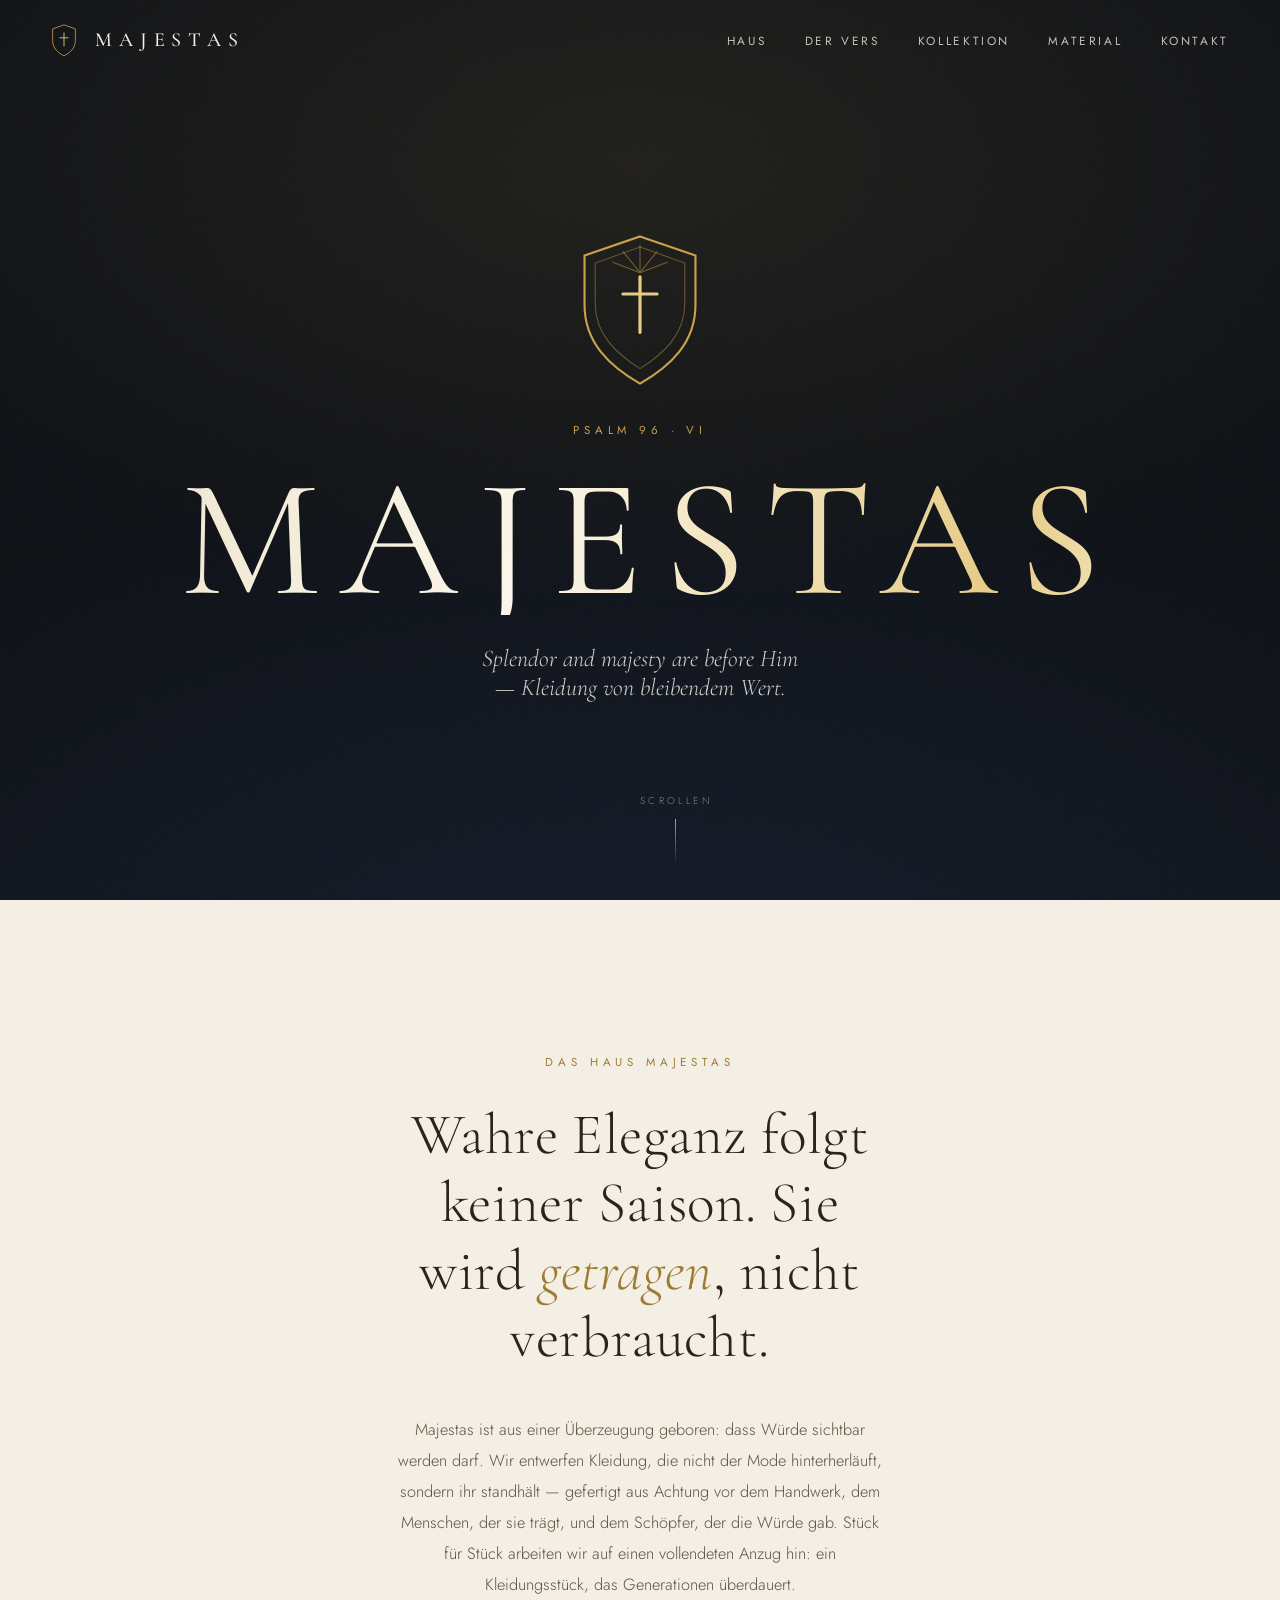
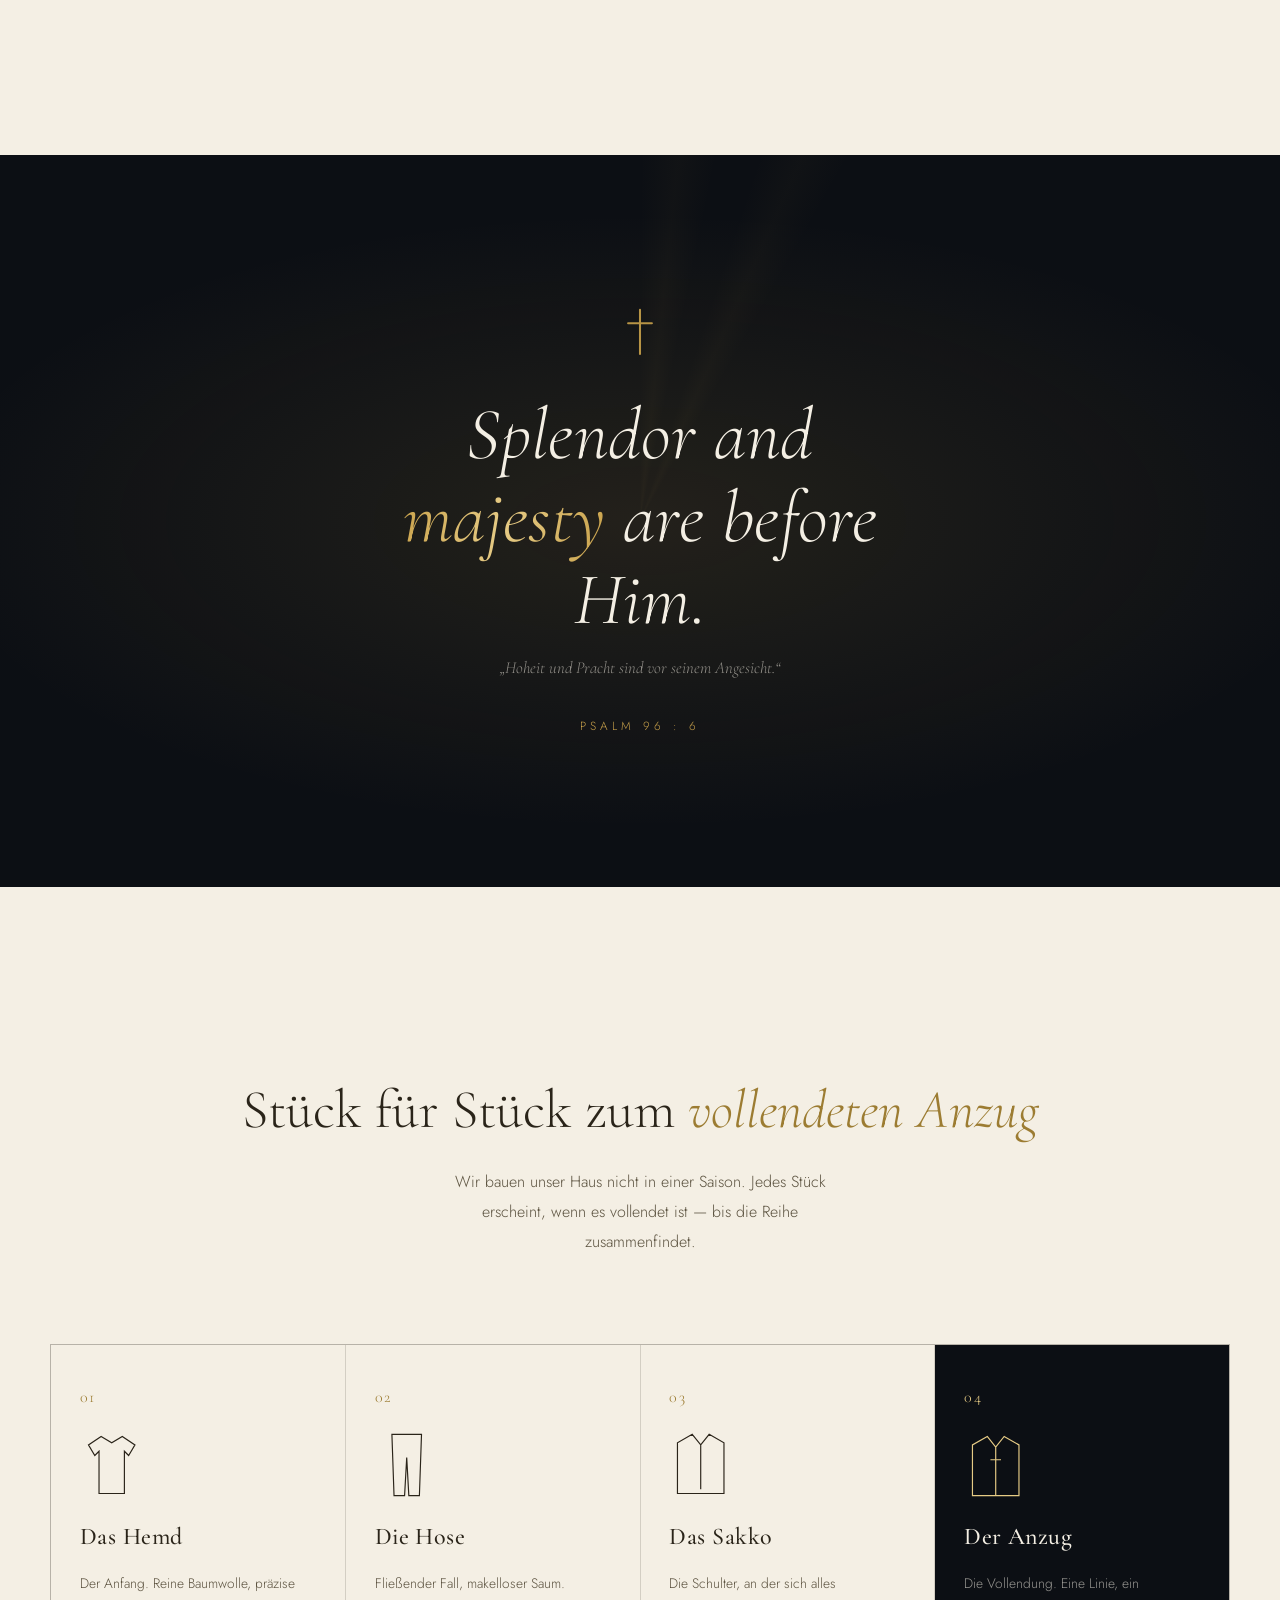
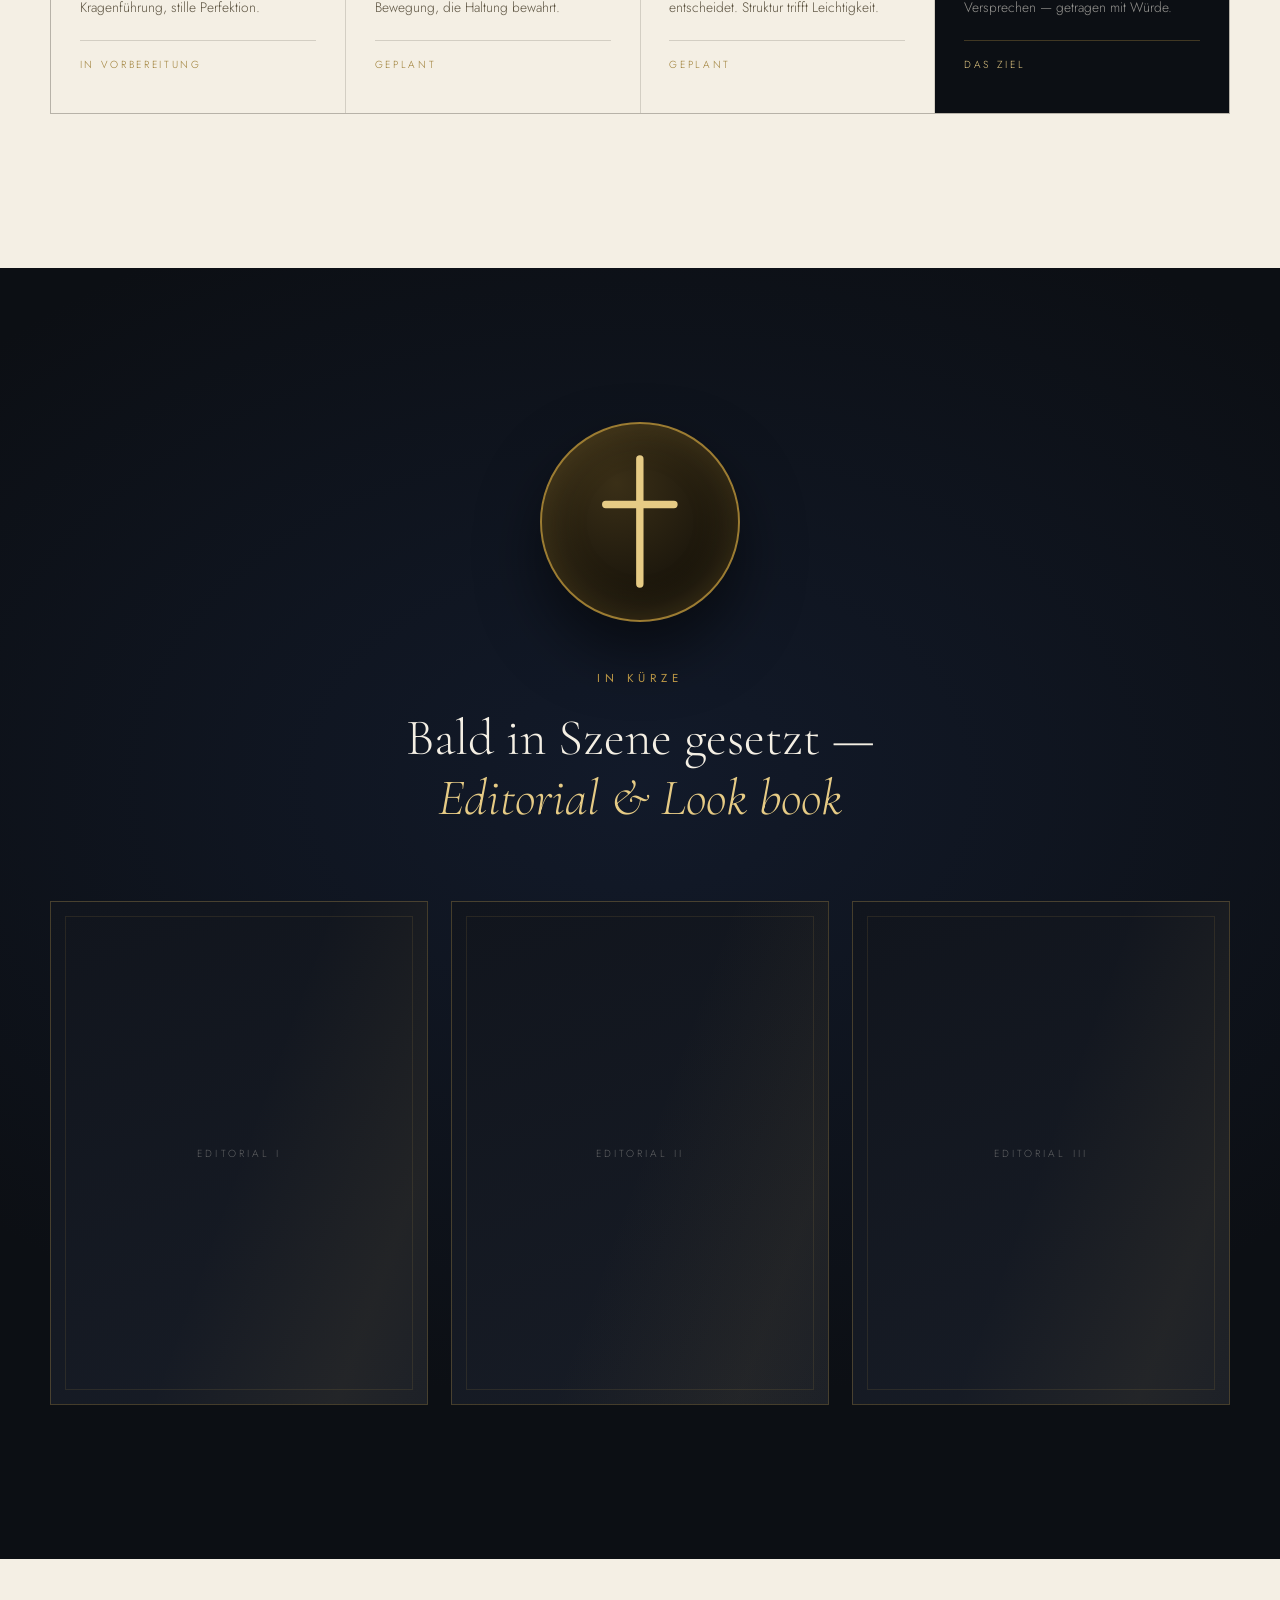
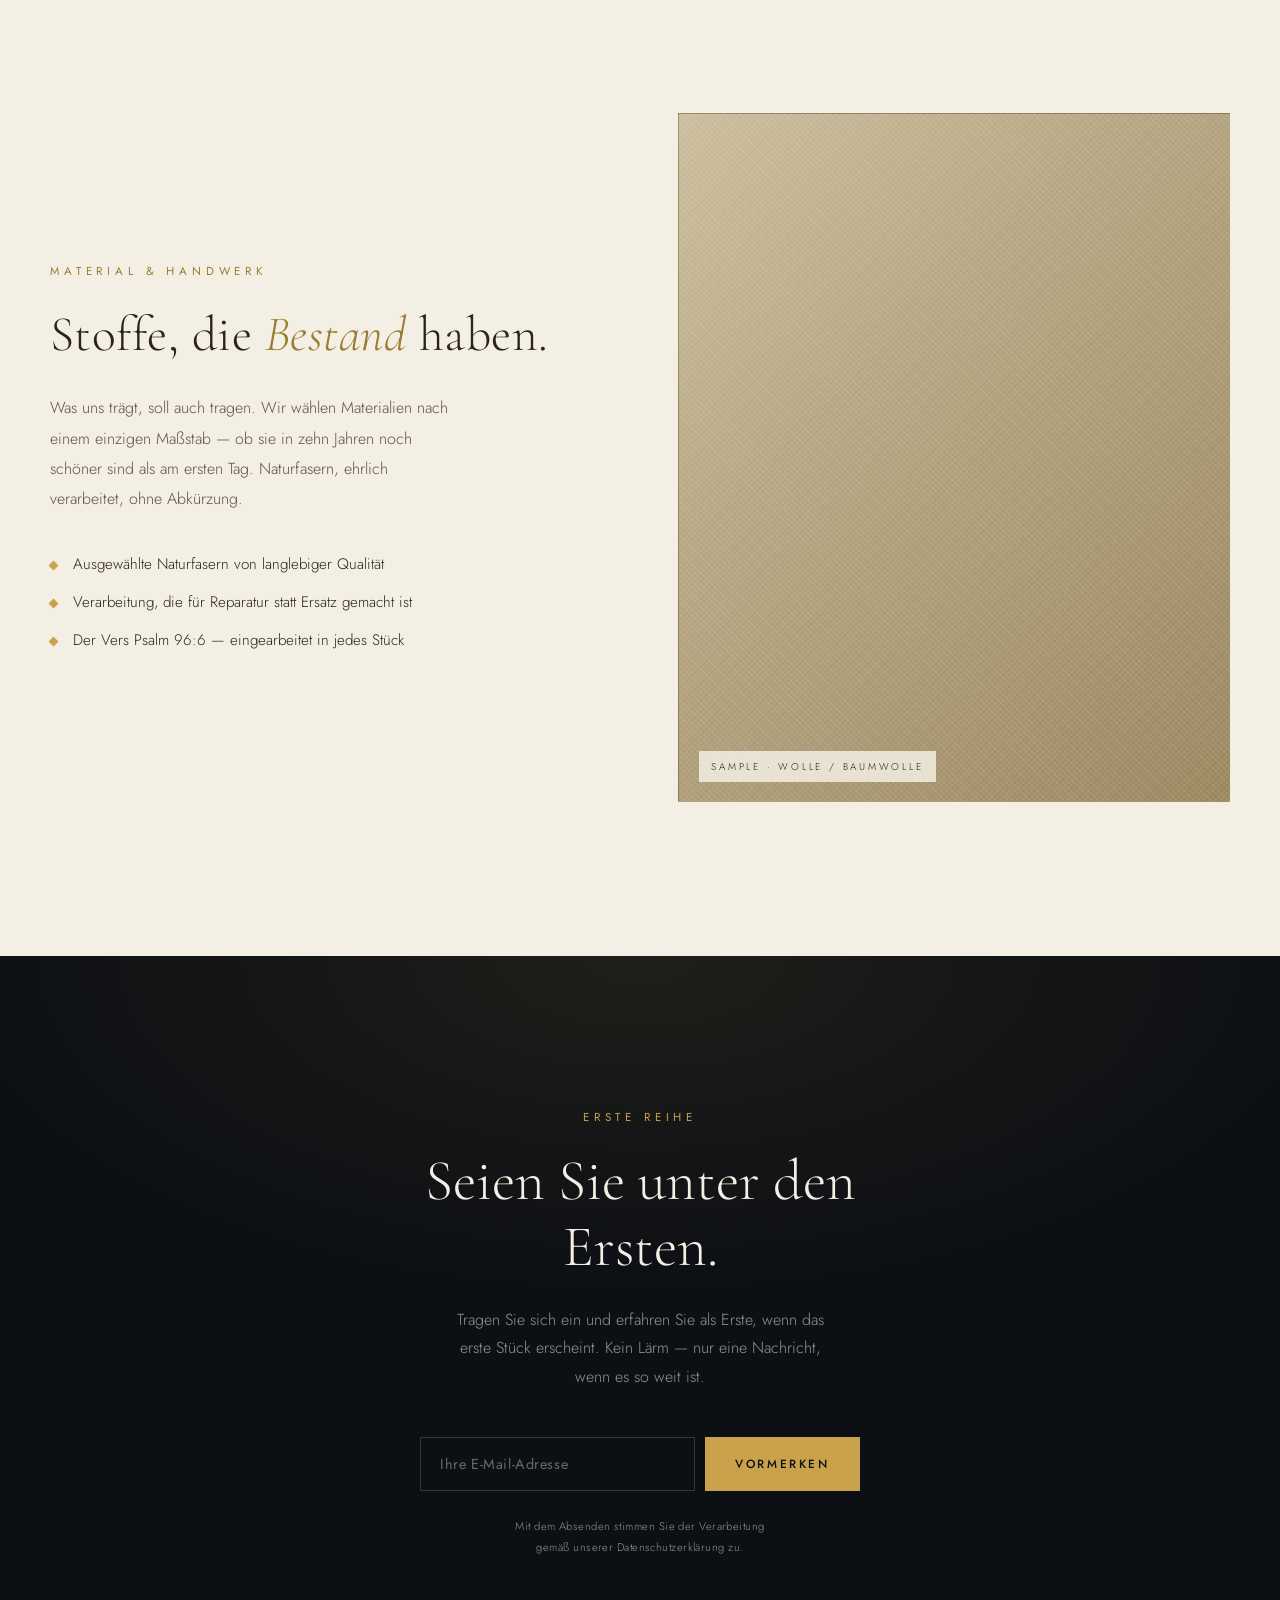
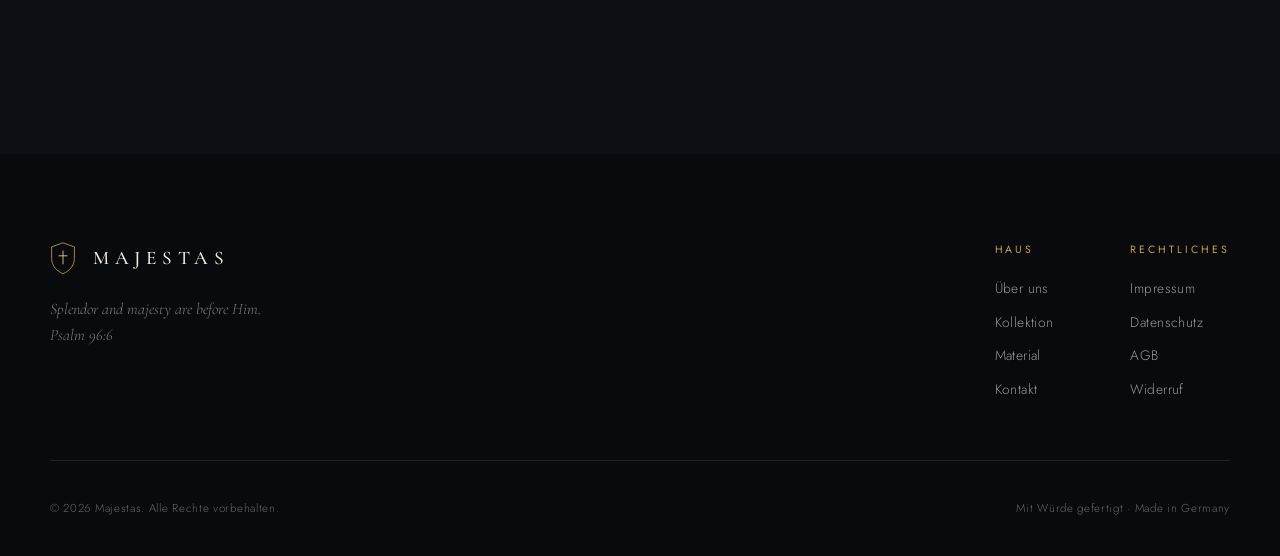
<file: index.html>
<!DOCTYPE html>
<html lang="de">
<head>
<meta charset="UTF-8" />
<meta name="viewport" content="width=device-width, initial-scale=1.0" />
<title>MAJESTAS — Splendor and Majesty</title>
<meta name="description" content="Majestas — christlich verwurzelte Mode von bleibendem Wert. Splendor and majesty are before Him. Psalm 96:6." />
<link rel="preconnect" href="https://fonts.googleapis.com" />
<link rel="preconnect" href="https://fonts.gstatic.com" crossorigin />
<link href="https://fonts.googleapis.com/css2?family=Cormorant+Garamond:ital,wght@0,300;0,400;0,500;0,600;1,300;1,400&family=Jost:wght@300;400;500&display=swap" rel="stylesheet" />
<style>
  :root{
    --obsidian:#0C0F14;
    --obsidian-2:#11151D;
    --ink:#171C26;
    --parchment:#F4EFE4;
    --linen:#EAE2D2;
    --espresso:#2A2419;
    --espresso-soft:#5C5340;
    --gold:#C9A24B;
    --gold-soft:#E6CB85;
    --gold-deep:#9C7C32;
    --navy:#1B2A4A;
    --line-on-dark:rgba(201,162,75,.28);
    --line-on-light:rgba(42,36,25,.16);

    --serif:'Cormorant Garamond',Georgia,serif;
    --sans:'Jost','Helvetica Neue',Arial,sans-serif;

    --ease:cubic-bezier(.16,.84,.34,1);
    --maxw:1180px;
  }

  *{margin:0;padding:0;box-sizing:border-box}
  html{scroll-behavior:smooth}
  body{
    background:var(--obsidian);
    color:var(--parchment);
    font-family:var(--sans);
    font-weight:300;
    -webkit-font-smoothing:antialiased;
    text-rendering:optimizeLegibility;
    overflow-x:hidden;
  }
  ::selection{background:var(--gold);color:var(--obsidian)}
  a{color:inherit;text-decoration:none}
  img,svg{display:block;max-width:100%}

  .eyebrow{
    font-family:var(--sans);
    font-weight:400;
    font-size:.72rem;
    letter-spacing:.42em;
    text-transform:uppercase;
    color:var(--gold);
  }

  /* ---------- LOADER ---------- */
  #loader{
    position:fixed;inset:0;z-index:1000;
    background:var(--obsidian);
    display:flex;align-items:center;justify-content:center;
    flex-direction:column;gap:1.4rem;
    transition:opacity 1s var(--ease),visibility 1s var(--ease);
  }
  #loader.done{opacity:0;visibility:hidden}
  #loader .mark{width:78px;opacity:0;transform:translateY(8px);animation:loadMark 1.1s var(--ease) .15s forwards}
  #loader .lbar{width:0;height:1px;background:linear-gradient(90deg,transparent,var(--gold),transparent);animation:loadBar 1.4s var(--ease) .5s forwards}
  @keyframes loadMark{to{opacity:1;transform:translateY(0)}}
  @keyframes loadBar{to{width:180px}}

  /* ---------- NAV ---------- */
  nav{
    position:fixed;top:0;left:0;right:0;z-index:200;
    display:flex;align-items:center;justify-content:space-between;
    padding:1.5rem clamp(1.2rem,4vw,3.2rem);
    transition:background .5s var(--ease),padding .5s var(--ease),border-color .5s var(--ease);
    border-bottom:1px solid transparent;
  }
  nav.scrolled{
    background:rgba(12,15,20,.72);
    backdrop-filter:blur(18px) saturate(120%);
    -webkit-backdrop-filter:blur(18px) saturate(120%);
    padding-top:1rem;padding-bottom:1rem;
    border-bottom:1px solid var(--line-on-dark);
  }
  .nav-brand{display:flex;align-items:center;gap:.7rem}
  .nav-brand svg{width:26px}
  .nav-brand .wm{
    font-family:var(--serif);font-weight:500;font-size:1.25rem;
    letter-spacing:.34em;padding-left:.34em;color:var(--parchment);
  }
  .nav-links{display:flex;gap:2.4rem;align-items:center}
  .nav-links a{
    font-size:.74rem;letter-spacing:.22em;text-transform:uppercase;
    font-weight:400;color:rgba(244,239,228,.78);
    position:relative;padding:.2rem 0;transition:color .3s ease;
  }
  .nav-links a::after{content:"";position:absolute;left:0;bottom:-3px;width:0;height:1px;background:var(--gold);transition:width .35s var(--ease)}
  .nav-links a:hover{color:var(--parchment)}
  .nav-links a:hover::after{width:100%}
  .nav-toggle{display:none;background:none;border:none;cursor:pointer;flex-direction:column;gap:5px;padding:.4rem}
  .nav-toggle span{display:block;width:24px;height:1.4px;background:var(--parchment);transition:.35s var(--ease)}

  /* ---------- HERO ---------- */
  .hero{
    position:relative;min-height:100svh;
    display:flex;flex-direction:column;align-items:center;justify-content:center;
    text-align:center;padding:7rem 1.5rem 5rem;
    background:
      radial-gradient(120% 90% at 50% 18%,rgba(201,162,75,.10),transparent 55%),
      radial-gradient(140% 120% at 50% 120%,rgba(27,42,74,.45),transparent 60%),
      var(--obsidian);
    overflow:hidden;
  }
  .hero .grain{position:absolute;inset:0;opacity:.05;pointer-events:none;
    background-image:url("data:image/svg+xml,%3Csvg xmlns='http://www.w3.org/2000/svg' width='160' height='160'%3E%3Cfilter id='n'%3E%3CfeTurbulence type='fractalNoise' baseFrequency='.9' numOctaves='2'/%3E%3C/filter%3E%3Crect width='100%25' height='100%25' filter='url(%23n)'/%3E%3C/svg%3E");}
  .hero .crest{width:clamp(78px,11vw,128px);margin-bottom:2rem;opacity:0;transform:translateY(14px);}
  .hero.in .crest{animation:rise 1.2s var(--ease) .1s forwards}
  .hero .verse-top{opacity:0;transform:translateY(14px);margin-bottom:1.6rem}
  .hero.in .verse-top{animation:rise 1.2s var(--ease) .35s forwards}

  .wordmark{
    font-family:var(--serif);font-weight:400;
    font-size:clamp(3.6rem,15vw,10.5rem);
    line-height:.9;letter-spacing:.12em;padding-left:.12em;
    background:linear-gradient(100deg,#EFE7D2 0%,#FBF6E9 18%,var(--gold-soft) 40%,#FFF8E7 52%,var(--gold-soft) 64%,#EFE7D2 100%);
    background-size:220% 100%;
    -webkit-background-clip:text;background-clip:text;
    -webkit-text-fill-color:transparent;color:transparent;
    opacity:0;
  }
  .hero.in .wordmark{animation:rise 1.4s var(--ease) .5s forwards,sheen 7s ease-in-out 2s infinite}
  @keyframes sheen{0%,100%{background-position:130% 0}50%{background-position:-30% 0}}

  .hero .tagline{
    font-family:var(--serif);font-style:italic;font-weight:300;
    font-size:clamp(1.05rem,2.4vw,1.5rem);
    color:rgba(244,239,228,.86);margin-top:1.8rem;max-width:34ch;
    opacity:0;transform:translateY(14px);
  }
  .hero.in .tagline{animation:rise 1.2s var(--ease) .85s forwards}
  .hero .scroll-cue{
    position:absolute;bottom:2.2rem;left:50%;transform:translateX(-50%);
    display:flex;flex-direction:column;align-items:center;gap:.7rem;opacity:0;
  }
  .hero.in .scroll-cue{animation:rise 1s var(--ease) 1.4s forwards}
  .scroll-cue span{font-size:.62rem;letter-spacing:.34em;text-transform:uppercase;color:rgba(244,239,228,.5)}
  .scroll-cue .ln{width:1px;height:46px;background:linear-gradient(var(--gold),transparent);position:relative;overflow:hidden}
  .scroll-cue .ln::after{content:"";position:absolute;top:-50%;left:0;width:100%;height:50%;background:var(--gold);animation:drip 2.4s var(--ease) infinite}
  @keyframes drip{0%{top:-50%}60%,100%{top:100%}}

  @keyframes rise{to{opacity:1;transform:translateY(0)}}

  /* ---------- SECTION SCAFFOLD ---------- */
  section{position:relative}
  .pad{padding:clamp(5.5rem,12vw,11rem) clamp(1.4rem,5vw,3rem)}
  .wrap{max-width:var(--maxw);margin:0 auto}
  .light{background:var(--parchment);color:var(--espresso)}
  .light .eyebrow{color:var(--gold-deep)}
  .dark{background:var(--obsidian)}

  .reveal{opacity:0;transform:translateY(34px);transition:opacity 1.1s var(--ease),transform 1.1s var(--ease)}
  .reveal.in{opacity:1;transform:none}
  .reveal.d1{transition-delay:.12s}.reveal.d2{transition-delay:.24s}.reveal.d3{transition-delay:.36s}

  /* ---------- MANIFESTO ---------- */
  .manifesto{text-align:center}
  .manifesto .eyebrow{display:block;margin-bottom:2rem}
  .manifesto h2{
    font-family:var(--serif);font-weight:300;
    font-size:clamp(1.9rem,5vw,3.6rem);line-height:1.18;letter-spacing:.01em;
    max-width:18ch;margin:0 auto;
  }
  .manifesto h2 em{font-style:italic;color:var(--gold-deep)}
  .manifesto p{
    max-width:54ch;margin:2.6rem auto 0;font-size:1.02rem;line-height:1.9;
    color:var(--espresso-soft);font-weight:300;
  }

  /* ---------- VERSE ---------- */
  .verse{
    text-align:center;position:relative;overflow:hidden;
    background:
      radial-gradient(80% 60% at 50% 50%,rgba(201,162,75,.12),transparent 70%),
      var(--obsidian);
  }
  .verse .rays{position:absolute;top:50%;left:50%;width:140vmax;height:140vmax;transform:translate(-50%,-50%);
    background:conic-gradient(from 0deg,transparent 0deg,rgba(201,162,75,.06) 6deg,transparent 12deg,transparent 18deg,rgba(201,162,75,.05) 24deg,transparent 30deg);
    opacity:.5;animation:spin 90s linear infinite;pointer-events:none}
  @keyframes spin{to{transform:translate(-50%,-50%) rotate(360deg)}}
  .verse .cross{width:34px;margin:0 auto 2.4rem;opacity:.9}
  .verse blockquote{
    font-family:var(--serif);font-weight:300;font-style:italic;
    font-size:clamp(2rem,6.5vw,4.6rem);line-height:1.12;letter-spacing:.005em;
    color:var(--parchment);max-width:16ch;margin:0 auto;position:relative;
  }
  .verse blockquote .gild{
    background:linear-gradient(100deg,var(--gold) ,var(--gold-soft),var(--gold));
    -webkit-background-clip:text;background-clip:text;-webkit-text-fill-color:transparent;
  }
  .verse cite{display:block;margin-top:2.4rem;font-family:var(--sans);font-style:normal;
    font-size:.74rem;letter-spacing:.34em;text-transform:uppercase;color:var(--gold)}
  .verse .de{margin-top:1rem;font-family:var(--serif);font-style:italic;font-size:1.05rem;color:rgba(244,239,228,.55)}

  /* ---------- VISION / COLLECTION ROADMAP ---------- */
  .vision .head{text-align:center;margin-bottom:clamp(3rem,7vw,5.5rem)}
  .vision .head .eyebrow{display:block;margin-bottom:1.4rem}
  .vision .head h2{font-family:var(--serif);font-weight:300;font-size:clamp(1.9rem,5vw,3.4rem);line-height:1.15}
  .vision .head h2 em{font-style:italic;color:var(--gold-deep)}
  .vision .head p{max-width:46ch;margin:1.6rem auto 0;color:var(--espresso-soft);line-height:1.85}

  .roadmap{display:grid;grid-template-columns:repeat(4,1fr);gap:1px;background:var(--line-on-light);
    border:1px solid var(--line-on-light)}
  .step{background:var(--parchment);padding:2.6rem 1.8rem;display:flex;flex-direction:column;gap:1.3rem;
    transition:background .5s var(--ease)}
  .step:hover{background:var(--linen)}
  .step .no{font-family:var(--serif);font-size:1rem;color:var(--gold-deep);letter-spacing:.1em}
  .step .ico{height:74px;display:flex;align-items:flex-end;color:var(--espresso)}
  .step .ico svg{height:100%;width:auto;stroke:var(--espresso);fill:none;stroke-width:1.1}
  .step h3{font-family:var(--serif);font-weight:500;font-size:1.5rem;letter-spacing:.02em}
  .step p{font-size:.86rem;line-height:1.7;color:var(--espresso-soft)}
  .step .state{margin-top:auto;font-size:.64rem;letter-spacing:.26em;text-transform:uppercase;
    color:var(--gold-deep);padding-top:1rem;border-top:1px solid var(--line-on-light)}
  .step.final{background:var(--obsidian);color:var(--parchment)}
  .step.final .no,.step.final .state{color:var(--gold-soft)}
  .step.final .ico{color:var(--gold-soft)}
  .step.final .ico svg{stroke:var(--gold-soft)}
  .step.final p{color:rgba(244,239,228,.6)}
  .step.final .state{border-top-color:var(--line-on-dark)}
  .step.final:hover{background:var(--obsidian-2)}

  /* ---------- SHOWCASE / 3D ---------- */
  .showcase{overflow:hidden;text-align:center;
    background:radial-gradient(120% 80% at 50% 40%,rgba(27,42,74,.4),transparent 60%),var(--obsidian)}
  .stage{perspective:1400px;margin:0 auto 3rem;width:200px;height:200px}
  .coin{
    width:100%;height:100%;position:relative;transform-style:preserve-3d;
    animation:rotate 16s linear infinite;
  }
  @keyframes rotate{to{transform:rotateY(360deg)}}
  .coin .face{
    position:absolute;inset:0;border-radius:50%;
    display:flex;align-items:center;justify-content:center;
    background:radial-gradient(circle at 38% 30%,#3a2f17,#16120a 70%);
    border:2px solid var(--gold-deep);
    box-shadow:inset 0 0 40px rgba(201,162,75,.25),0 30px 60px rgba(0,0,0,.5);
    backface-visibility:hidden;
  }
  .coin .back{transform:rotateY(180deg)}
  .coin .face svg{width:58%;color:var(--gold-soft)}
  .showcase .eyebrow{display:block;margin-bottom:1.4rem}
  .showcase h2{font-family:var(--serif);font-weight:300;font-size:clamp(1.8rem,5vw,3.2rem);line-height:1.18;max-width:20ch;margin:0 auto}
  .showcase h2 em{font-style:italic;color:var(--gold-soft)}
  .frames{display:grid;grid-template-columns:repeat(3,1fr);gap:1.4rem;margin-top:clamp(3rem,6vw,4.5rem)}
  .frame{aspect-ratio:3/4;border:1px solid var(--line-on-dark);position:relative;overflow:hidden;
    background:linear-gradient(160deg,var(--obsidian-2),var(--ink));display:flex;align-items:center;justify-content:center}
  .frame::before{content:"";position:absolute;inset:14px;border:1px solid rgba(201,162,75,.12)}
  .frame span{font-size:.64rem;letter-spacing:.3em;text-transform:uppercase;color:rgba(244,239,228,.34)}
  .frame .shimmer{position:absolute;inset:0;background:linear-gradient(110deg,transparent 30%,rgba(201,162,75,.07) 50%,transparent 70%);
    background-size:200% 100%;animation:shimmer 5s ease-in-out infinite}
  @keyframes shimmer{0%,100%{background-position:130% 0}50%{background-position:-30% 0}}

  /* ---------- MATERIALS ---------- */
  .materials{display:grid;grid-template-columns:1fr 1fr;gap:clamp(2.5rem,6vw,6rem);align-items:center}
  .materials .copy .eyebrow{display:block;margin-bottom:1.6rem}
  .materials h2{font-family:var(--serif);font-weight:300;font-size:clamp(1.8rem,4.4vw,3.1rem);line-height:1.2;letter-spacing:.01em}
  .materials h2 em{font-style:italic;color:var(--gold-deep)}
  .materials p{margin-top:1.8rem;line-height:1.9;color:var(--espresso-soft);max-width:46ch}
  .materials .pledge{margin-top:2.4rem;list-style:none;display:flex;flex-direction:column;gap:1rem}
  .materials .pledge li{display:flex;gap:1rem;align-items:baseline;font-size:.95rem;color:var(--espresso)}
  .materials .pledge li::before{content:"";width:7px;height:7px;flex:0 0 auto;margin-top:.4rem;
    background:var(--gold);transform:rotate(45deg)}
  .materials .swatch{aspect-ratio:4/5;position:relative;border:1px solid var(--line-on-light);overflow:hidden;
    background:
      linear-gradient(135deg,#cdbf9f,#b7a784 40%,#9d8b64);
  }
  .materials .swatch::after{content:"";position:absolute;inset:0;opacity:.5;mix-blend-mode:overlay;
    background-image:repeating-linear-gradient(45deg,rgba(255,255,255,.18) 0 1px,transparent 1px 4px),
    repeating-linear-gradient(-45deg,rgba(0,0,0,.12) 0 1px,transparent 1px 4px)}
  .materials .swatch .tag{position:absolute;bottom:1.2rem;left:1.2rem;z-index:2;font-size:.62rem;
    letter-spacing:.28em;text-transform:uppercase;color:var(--espresso);background:rgba(244,239,228,.85);padding:.5rem .8rem}

  /* ---------- NEWSLETTER ---------- */
  .signup{text-align:center;
    background:radial-gradient(90% 70% at 50% 0%,rgba(201,162,75,.10),transparent 60%),var(--obsidian)}
  .signup .eyebrow{display:block;margin-bottom:1.4rem}
  .signup h2{font-family:var(--serif);font-weight:300;font-size:clamp(2rem,5.5vw,3.6rem);line-height:1.15;max-width:18ch;margin:0 auto}
  .signup p{max-width:44ch;margin:1.6rem auto 0;color:rgba(244,239,228,.6);line-height:1.8}
  .form{display:flex;gap:.6rem;max-width:440px;margin:2.8rem auto 0;flex-wrap:wrap;justify-content:center}
  .form input{flex:1;min-width:220px;background:transparent;border:1px solid var(--line-on-dark);
    color:var(--parchment);padding:1rem 1.2rem;font-family:var(--sans);font-size:.9rem;letter-spacing:.04em;
    transition:border-color .3s ease}
  .form input::placeholder{color:rgba(244,239,228,.4)}
  .form input:focus{outline:none;border-color:var(--gold)}
  .btn{background:var(--gold);color:var(--obsidian);border:none;cursor:pointer;
    padding:1rem 1.9rem;font-family:var(--sans);font-weight:500;font-size:.74rem;letter-spacing:.22em;
    text-transform:uppercase;transition:background .3s ease,transform .3s var(--ease)}
  .btn:hover{background:var(--gold-soft);transform:translateY(-2px)}
  .form-note{margin-top:1.2rem;font-size:.7rem;letter-spacing:.04em;color:rgba(244,239,228,.4)}
  #formMsg{margin-top:1.2rem;font-family:var(--serif);font-style:italic;font-size:1.1rem;color:var(--gold-soft);min-height:1.4em}

  /* ---------- FOOTER ---------- */
  footer{background:#080A0E;color:rgba(244,239,228,.7);padding:clamp(3.5rem,7vw,5.5rem) clamp(1.4rem,5vw,3rem) 2.5rem}
  .foot-top{display:flex;justify-content:space-between;gap:3rem;flex-wrap:wrap;
    padding-bottom:3rem;border-bottom:1px solid rgba(201,162,75,.16)}
  .foot-brand{max-width:320px}
  .foot-brand .fmark{display:flex;align-items:center;gap:.7rem;margin-bottom:1.4rem}
  .foot-brand .fmark svg{width:26px}
  .foot-brand .fmark .wm{font-family:var(--serif);font-weight:500;font-size:1.2rem;letter-spacing:.3em;padding-left:.3em;color:var(--parchment)}
  .foot-brand p{font-family:var(--serif);font-style:italic;font-size:1rem;color:rgba(244,239,228,.5);line-height:1.6}
  .foot-cols{display:flex;gap:clamp(2.5rem,6vw,5rem);flex-wrap:wrap}
  .foot-col h4{font-size:.66rem;letter-spacing:.28em;text-transform:uppercase;color:var(--gold);margin-bottom:1.3rem;font-weight:400}
  .foot-col a{display:block;font-size:.86rem;color:rgba(244,239,228,.62);margin-bottom:.85rem;letter-spacing:.03em;transition:color .3s ease}
  .foot-col a:hover{color:var(--parchment)}
  .foot-bottom{display:flex;justify-content:space-between;gap:1rem;flex-wrap:wrap;padding-top:2.4rem;
    font-size:.72rem;letter-spacing:.06em;color:rgba(244,239,228,.4)}

  /* ---------- RESPONSIVE ---------- */
  @media(max-width:880px){
    .materials{grid-template-columns:1fr}
    .roadmap{grid-template-columns:repeat(2,1fr)}
    .frames{grid-template-columns:1fr;max-width:420px;margin-left:auto;margin-right:auto}
    .nav-links{position:fixed;inset:0;background:rgba(12,15,20,.97);backdrop-filter:blur(20px);
      flex-direction:column;justify-content:center;gap:2.4rem;transform:translateY(-100%);
      transition:transform .6s var(--ease);z-index:150}
    .nav-links.open{transform:translateY(0)}
    .nav-links a{font-size:1rem}
    .nav-toggle{display:flex;z-index:160}
    nav.menu-open .nav-toggle span:nth-child(1){transform:translateY(6.4px) rotate(45deg)}
    nav.menu-open .nav-toggle span:nth-child(2){opacity:0}
    nav.menu-open .nav-toggle span:nth-child(3){transform:translateY(-6.4px) rotate(-45deg)}
  }
  @media(max-width:540px){
    .roadmap{grid-template-columns:1fr}
  }

  @media(prefers-reduced-motion:reduce){
    *{animation:none!important;transition-duration:.001ms!important}
    html{scroll-behavior:auto}
    .reveal{opacity:1;transform:none}
    .hero .crest,.hero .verse-top,.hero .wordmark,.hero .tagline,.hero .scroll-cue{opacity:1;transform:none}
  }
</style>
</head>
<body>

<!-- LOADER -->
<div id="loader">
  <svg class="mark" viewBox="0 0 64 80" fill="none" xmlns="http://www.w3.org/2000/svg">
    <path d="M32 2 L60 12 V40 C60 60 46 72 32 78 C18 72 4 60 4 40 V12 Z" stroke="#C9A24B" stroke-width="1.5"/>
    <path d="M32 20 V52 M22 32 H42" stroke="#E6CB85" stroke-width="1.8" stroke-linecap="round"/>
    <path d="M32 14 l2.5 5 5 .7-3.6 3.5.9 5L32 31l-4.8 2.2.9-5L24.5 24.7l5-.7Z" fill="#C9A24B" opacity=".0"/>
  </svg>
  <div class="lbar"></div>
</div>

<!-- NAV -->
<nav id="nav">
  <a href="#top" class="nav-brand" aria-label="Majestas Startseite">
    <svg viewBox="0 0 64 80" fill="none" xmlns="http://www.w3.org/2000/svg">
      <path d="M32 2 L60 12 V40 C60 60 46 72 32 78 C18 72 4 60 4 40 V12 Z" stroke="#C9A24B" stroke-width="2"/>
      <path d="M32 22 V54 M22 34 H42" stroke="#E6CB85" stroke-width="2.2" stroke-linecap="round"/>
    </svg>
    <span class="wm">MAJESTAS</span>
  </a>
  <button class="nav-toggle" id="navToggle" aria-label="Menü öffnen"><span></span><span></span><span></span></button>
  <div class="nav-links" id="navLinks">
    <a href="#manifest">Haus</a>
    <a href="#vers">Der Vers</a>
    <a href="#kollektion">Kollektion</a>
    <a href="#material">Material</a>
    <a href="#kontakt">Kontakt</a>
  </div>
</nav>

<!-- HERO -->
<header class="hero" id="top">
  <div class="grain"></div>
  <svg class="crest" viewBox="0 0 120 150" fill="none" xmlns="http://www.w3.org/2000/svg">
    <!-- radiant -->
    <g stroke="#C9A24B" stroke-width="1" opacity=".5">
      <line x1="60" y1="40" x2="60" y2="14"/><line x1="60" y1="40" x2="44" y2="20"/><line x1="60" y1="40" x2="76" y2="20"/>
      <line x1="60" y1="40" x2="34" y2="30"/><line x1="60" y1="40" x2="86" y2="30"/>
    </g>
    <path d="M60 6 L112 24 V70 C112 106 88 128 60 144 C32 128 8 106 8 70 V24 Z" stroke="#C9A24B" stroke-width="2"/>
    <path d="M60 16 L102 31 V69 C102 98 82 116 60 130 C38 116 18 98 18 69 V31 Z" stroke="#C9A24B" stroke-width="1" opacity=".45"/>
    <path d="M60 44 V96 M44 60 H76" stroke="#E6CB85" stroke-width="3" stroke-linecap="round"/>
  </svg>
  <p class="eyebrow verse-top">Psalm 96&nbsp;·&nbsp;VI</p>
  <h1 class="wordmark">MAJESTAS</h1>
  <p class="tagline">Splendor and majesty are before Him — Kleidung von bleibendem Wert.</p>
  <a href="#manifest" class="scroll-cue"><span>Scrollen</span><span class="ln"></span></a>
</header>

<!-- MANIFESTO -->
<section class="pad light manifesto" id="manifest">
  <div class="wrap">
    <span class="eyebrow reveal">Das Haus Majestas</span>
    <h2 class="reveal d1">Wahre Eleganz folgt keiner Saison. Sie wird <em>getragen</em>, nicht verbraucht.</h2>
    <p class="reveal d2">Majestas ist aus einer Überzeugung geboren: dass Würde sichtbar werden darf. Wir entwerfen Kleidung, die nicht der Mode hinterherläuft, sondern ihr standhält — gefertigt aus Achtung vor dem Handwerk, dem Menschen, der sie trägt, und dem Schöpfer, der die Würde gab. Stück für Stück arbeiten wir auf einen vollendeten Anzug hin: ein Kleidungsstück, das Generationen überdauert.</p>
  </div>
</section>

<!-- VERSE -->
<section class="pad dark verse">
  <div class="rays"></div>
  <div class="wrap" style="position:relative;z-index:2">
    <svg class="cross reveal" viewBox="0 0 40 56" fill="none" xmlns="http://www.w3.org/2000/svg">
      <path d="M20 2 V54 M6 18 H34" stroke="#C9A24B" stroke-width="2.4" stroke-linecap="round"/>
    </svg>
    <blockquote class="reveal d1">Splendor and <span class="gild">majesty</span> are before Him.</blockquote>
    <p class="de reveal d2">„Hoheit und Pracht sind vor seinem Angesicht.“</p>
    <cite class="reveal d2">Psalm 96 : 6</cite>
  </div>
</section>

<!-- VISION / ROADMAP -->
<section class="pad light vision" id="kollektion">
  <div class="wrap">
    <div class="head">
      <span class="eyebrow reveal">Die Kollektion</span>
      <h2 class="reveal d1">Stück für Stück zum <em>vollendeten Anzug</em></h2>
      <p class="reveal d2">Wir bauen unser Haus nicht in einer Saison. Jedes Stück erscheint, wenn es vollendet ist — bis die Reihe zusammenfindet.</p>
    </div>
    <div class="roadmap reveal d1">
      <div class="step">
        <span class="no">01</span>
        <div class="ico"><svg viewBox="0 0 60 70"><path d="M20 8 L30 14 L40 8 L52 16 L46 26 L42 22 V62 H18 V22 L14 26 L8 16 Z"/></svg></div>
        <h3>Das Hemd</h3>
        <p>Der Anfang. Reine Baumwolle, präzise Kragenführung, stille Perfektion.</p>
        <span class="state">In Vorbereitung</span>
      </div>
      <div class="step">
        <span class="no">02</span>
        <div class="ico"><svg viewBox="0 0 60 70"><path d="M16 6 H44 L42 64 H32 L30 28 L28 64 H18 Z"/></svg></div>
        <h3>Die Hose</h3>
        <p>Fließender Fall, makelloser Saum. Bewegung, die Haltung bewahrt.</p>
        <span class="state">Geplant</span>
      </div>
      <div class="step">
        <span class="no">03</span>
        <div class="ico"><svg viewBox="0 0 60 70"><path d="M22 6 L30 16 L38 6 L52 14 V62 H8 V14 Z M30 16 V58"/></svg></div>
        <h3>Das Sakko</h3>
        <p>Die Schulter, an der sich alles entscheidet. Struktur trifft Leichtigkeit.</p>
        <span class="state">Geplant</span>
      </div>
      <div class="step final">
        <span class="no">04</span>
        <div class="ico"><svg viewBox="0 0 60 70"><path d="M22 8 L30 18 L38 8 L52 16 V64 H8 V16 Z M30 18 V64 M25 30 H35"/></svg></div>
        <h3>Der Anzug</h3>
        <p>Die Vollendung. Eine Linie, ein Versprechen — getragen mit Würde.</p>
        <span class="state">Das Ziel</span>
      </div>
    </div>
  </div>
</section>

<!-- SHOWCASE / 3D -->
<section class="pad dark showcase">
  <div class="wrap">
    <div class="stage reveal">
      <div class="coin">
        <div class="face front"><svg viewBox="0 0 40 56" fill="none"><path d="M20 6 V50 M8 22 H32" stroke="currentColor" stroke-width="2.6" stroke-linecap="round"/></svg></div>
        <div class="face back"><svg viewBox="0 0 64 80" fill="none"><path d="M32 6 L58 18 V44 C58 60 46 70 32 76 C18 70 6 60 6 44 V18 Z" stroke="currentColor" stroke-width="2"/></svg></div>
      </div>
    </div>
    <span class="eyebrow reveal d1">In Kürze</span>
    <h2 class="reveal d1">Bald in Szene gesetzt — <em>Editorial &amp; Look&nbsp;book</em></h2>
    <div class="frames">
      <div class="frame reveal d1"><div class="shimmer"></div><span>Editorial I</span></div>
      <div class="frame reveal d2"><div class="shimmer"></div><span>Editorial II</span></div>
      <div class="frame reveal d3"><div class="shimmer"></div><span>Editorial III</span></div>
    </div>
  </div>
</section>

<!-- MATERIALS -->
<section class="pad light" id="material">
  <div class="wrap materials">
    <div class="copy">
      <span class="eyebrow reveal">Material &amp; Handwerk</span>
      <h2 class="reveal d1">Stoffe, die <em>Bestand</em> haben.</h2>
      <p class="reveal d2">Was uns trägt, soll auch tragen. Wir wählen Materialien nach einem einzigen Maßstab — ob sie in zehn Jahren noch schöner sind als am ersten Tag. Naturfasern, ehrlich verarbeitet, ohne Abkürzung.</p>
      <ul class="pledge reveal d2">
        <li>Ausgewählte Naturfasern von langlebiger Qualität</li>
        <li>Verarbeitung, die für Reparatur statt Ersatz gemacht ist</li>
        <li>Der Vers Psalm 96:6 — eingearbeitet in jedes Stück</li>
      </ul>
    </div>
    <div class="swatch reveal d1"><span class="tag">Sample · Wolle / Baumwolle</span></div>
  </div>
</section>

<!-- NEWSLETTER -->
<section class="pad dark signup" id="kontakt">
  <div class="wrap">
    <span class="eyebrow reveal">Erste Reihe</span>
    <h2 class="reveal d1">Seien Sie unter den Ersten.</h2>
    <p class="reveal d2">Tragen Sie sich ein und erfahren Sie als Erste, wenn das erste Stück erscheint. Kein Lärm — nur eine Nachricht, wenn es so weit ist.</p>
    <form class="form reveal d2" id="signupForm" novalidate>
      <input type="email" id="email" placeholder="Ihre E-Mail-Adresse" aria-label="E-Mail-Adresse" required />
      <button type="submit" class="btn">Vormerken</button>
    </form>
    <p class="form-note reveal d2">Mit dem Absenden stimmen Sie der Verarbeitung gemäß unserer Datenschutzerklärung zu.</p>
    <p id="formMsg" aria-live="polite"></p>
  </div>
</section>

<!-- FOOTER -->
<footer>
  <div class="wrap">
    <div class="foot-top">
      <div class="foot-brand">
        <div class="fmark">
          <svg viewBox="0 0 64 80" fill="none" xmlns="http://www.w3.org/2000/svg">
            <path d="M32 2 L60 12 V40 C60 60 46 72 32 78 C18 72 4 60 4 40 V12 Z" stroke="#C9A24B" stroke-width="2"/>
            <path d="M32 22 V54 M22 34 H42" stroke="#E6CB85" stroke-width="2.2" stroke-linecap="round"/>
          </svg>
          <span class="wm">MAJESTAS</span>
        </div>
        <p>Splendor and majesty are before Him.<br/>Psalm 96:6</p>
      </div>
      <div class="foot-cols">
        <div class="foot-col">
          <h4>Haus</h4>
          <a href="#manifest">Über uns</a>
          <a href="#kollektion">Kollektion</a>
          <a href="#material">Material</a>
          <a href="#kontakt">Kontakt</a>
        </div>
        <div class="foot-col">
          <h4>Rechtliches</h4>
          <a href="impressum.html">Impressum</a>
          <a href="datenschutz.html">Datenschutz</a>
          <a href="agb.html">AGB</a>
          <a href="widerruf.html">Widerruf</a>
        </div>
      </div>
    </div>
    <div class="foot-bottom">
      <span>© <span id="year"></span> Majestas. Alle Rechte vorbehalten.</span>
      <span>Mit Würde gefertigt · Made in Germany</span>
    </div>
  </div>
</footer>

<script>
  // Loader
  window.addEventListener('load',()=>{setTimeout(()=>{document.getElementById('loader').classList.add('done')},1900);
    requestAnimationFrame(()=>document.querySelector('.hero').classList.add('in'));});

  // Nav scrolled state
  const nav=document.getElementById('nav');
  const onScroll=()=>{nav.classList.toggle('scrolled',window.scrollY>40)};
  window.addEventListener('scroll',onScroll,{passive:true});onScroll();

  // Mobile menu
  const toggle=document.getElementById('navToggle'),links=document.getElementById('navLinks');
  toggle.addEventListener('click',()=>{const o=links.classList.toggle('open');nav.classList.toggle('menu-open',o);
    toggle.setAttribute('aria-label',o?'Menü schließen':'Menü öffnen')});
  links.querySelectorAll('a').forEach(a=>a.addEventListener('click',()=>{links.classList.remove('open');nav.classList.remove('menu-open')}));

  // Scroll reveals
  const io=new IntersectionObserver((es)=>{es.forEach(e=>{if(e.isIntersecting){e.target.classList.add('in');io.unobserve(e.target)}})},{threshold:.15,rootMargin:'0px 0px -8% 0px'});
  document.querySelectorAll('.reveal').forEach(el=>io.observe(el));

  // Newsletter (template — no backend)
  const form=document.getElementById('signupForm'),msg=document.getElementById('formMsg'),email=document.getElementById('email');
  form.addEventListener('submit',(ev)=>{ev.preventDefault();
    const v=email.value.trim();
    if(!/^[^@\s]+@[^@\s]+\.[^@\s]+$/.test(v)){msg.textContent='Bitte gültige E-Mail eingeben.';return;}
    msg.textContent='Vielen Dank — wir melden uns, sobald es so weit ist.';
    form.reset();
  });

  document.getElementById('year').textContent=new Date().getFullYear();
</script>
</body>
</html>
</file>
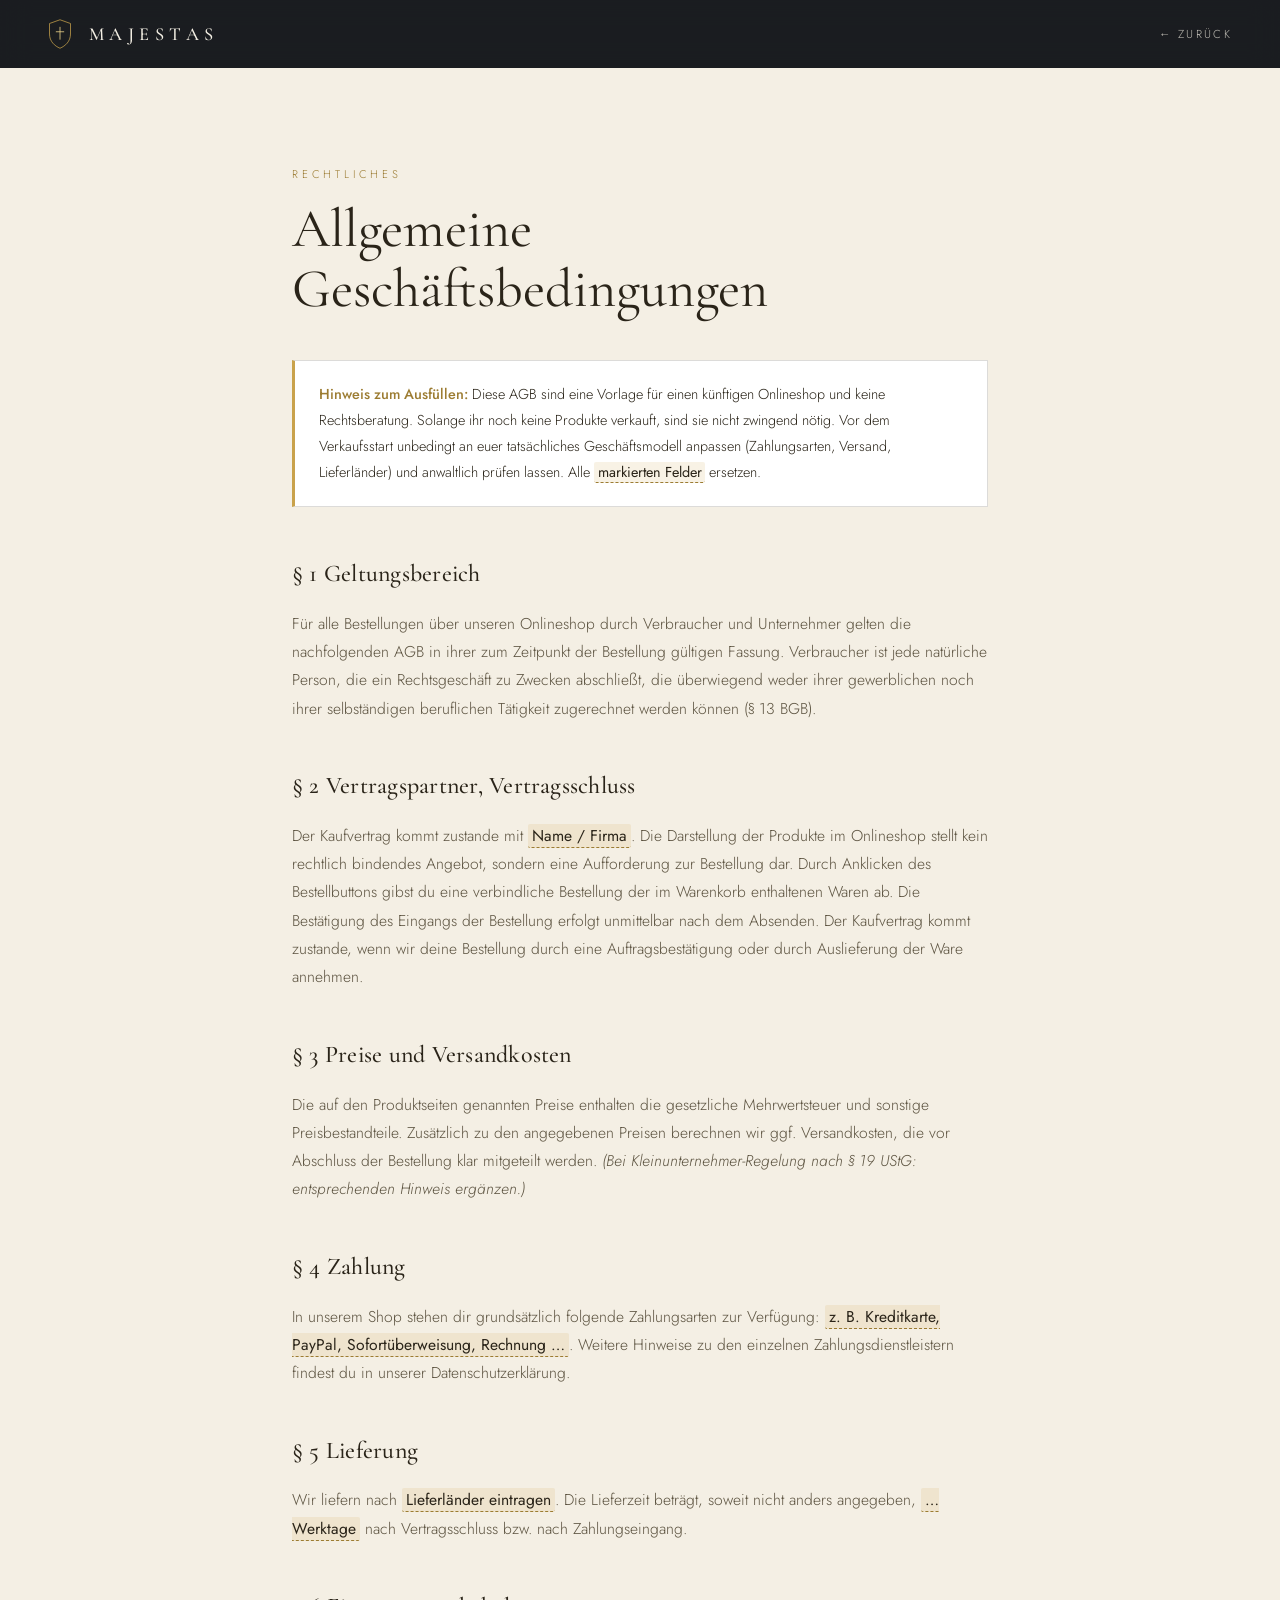
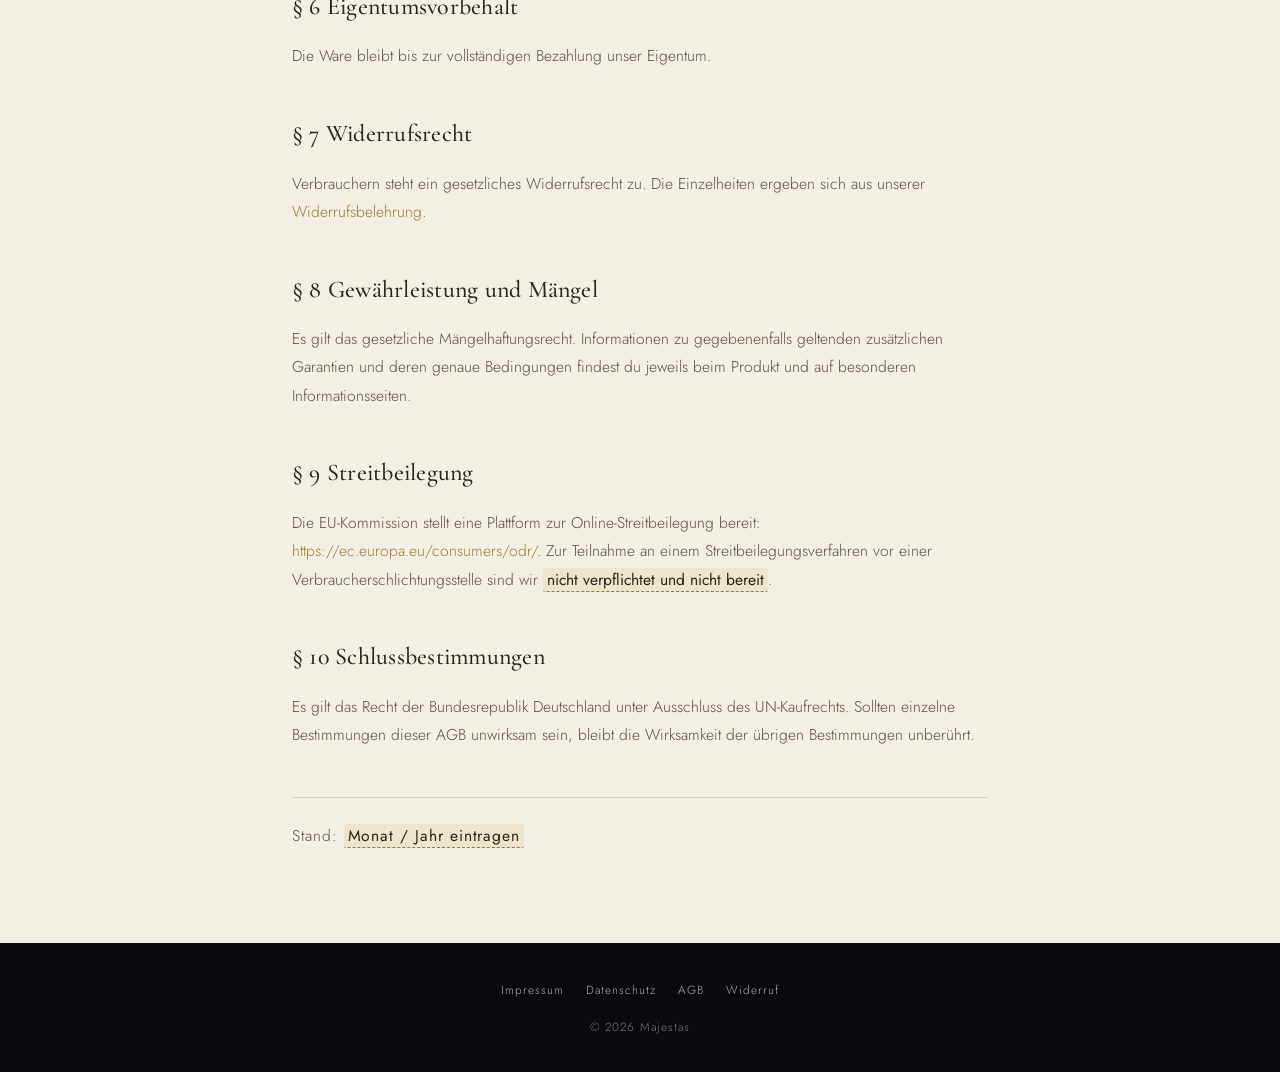
<file: agb.html>
<!DOCTYPE html>
<html lang="de">
<head>
<meta charset="UTF-8" />
<meta name="viewport" content="width=device-width, initial-scale=1.0" />
<title>AGB — MAJESTAS</title>
<meta name="robots" content="noindex" />
<link rel="preconnect" href="https://fonts.googleapis.com" />
<link rel="preconnect" href="https://fonts.gstatic.com" crossorigin />
<link href="https://fonts.googleapis.com/css2?family=Cormorant+Garamond:wght@400;500&family=Jost:wght@300;400;500&display=swap" rel="stylesheet" />
<link rel="stylesheet" href="legal.css" />
</head>
<body>
<div class="bar">
  <a href="index.html" class="brand">
    <svg viewBox="0 0 64 80" fill="none" xmlns="http://www.w3.org/2000/svg"><path d="M32 2 L60 12 V40 C60 60 46 72 32 78 C18 72 4 60 4 40 V12 Z" stroke="#C9A24B" stroke-width="2"/><path d="M32 22 V54 M22 34 H42" stroke="#E6CB85" stroke-width="2.2" stroke-linecap="round"/></svg>
    <span class="wm">MAJESTAS</span>
  </a>
  <a href="index.html" class="back">← Zurück</a>
</div>

<main class="page">
  <span class="eyebrow">Rechtliches</span>
  <h1>Allgemeine Geschäftsbedingungen</h1>

  <div class="note"><strong>Hinweis zum Ausfüllen:</strong> Diese AGB sind eine Vorlage für einen künftigen Onlineshop und keine Rechtsberatung. Solange ihr noch keine Produkte verkauft, sind sie nicht zwingend nötig. Vor dem Verkaufsstart unbedingt an euer tatsächliches Geschäftsmodell anpassen (Zahlungsarten, Versand, Lieferländer) und anwaltlich prüfen lassen. Alle <span class="ph">markierten Felder</span> ersetzen.</div>

  <h2>§ 1 Geltungsbereich</h2>
  <p>Für alle Bestellungen über unseren Onlineshop durch Verbraucher und Unternehmer gelten die nachfolgenden AGB in ihrer zum Zeitpunkt der Bestellung gültigen Fassung. Verbraucher ist jede natürliche Person, die ein Rechtsgeschäft zu Zwecken abschließt, die überwiegend weder ihrer gewerblichen noch ihrer selbständigen beruflichen Tätigkeit zugerechnet werden können (§ 13 BGB).</p>

  <h2>§ 2 Vertragspartner, Vertragsschluss</h2>
  <p>Der Kaufvertrag kommt zustande mit <span class="ph">Name / Firma</span>. Die Darstellung der Produkte im Onlineshop stellt kein rechtlich bindendes Angebot, sondern eine Aufforderung zur Bestellung dar. Durch Anklicken des Bestellbuttons gibst du eine verbindliche Bestellung der im Warenkorb enthaltenen Waren ab. Die Bestätigung des Eingangs der Bestellung erfolgt unmittelbar nach dem Absenden. Der Kaufvertrag kommt zustande, wenn wir deine Bestellung durch eine Auftragsbestätigung oder durch Auslieferung der Ware annehmen.</p>

  <h2>§ 3 Preise und Versandkosten</h2>
  <p>Die auf den Produktseiten genannten Preise enthalten die gesetzliche Mehrwertsteuer und sonstige Preisbestandteile. Zusätzlich zu den angegebenen Preisen berechnen wir ggf. Versandkosten, die vor Abschluss der Bestellung klar mitgeteilt werden. <em>(Bei Kleinunternehmer-Regelung nach § 19 UStG: entsprechenden Hinweis ergänzen.)</em></p>

  <h2>§ 4 Zahlung</h2>
  <p>In unserem Shop stehen dir grundsätzlich folgende Zahlungsarten zur Verfügung: <span class="ph">z. B. Kreditkarte, PayPal, Sofortüberweisung, Rechnung …</span>. Weitere Hinweise zu den einzelnen Zahlungsdienstleistern findest du in unserer Datenschutzerklärung.</p>

  <h2>§ 5 Lieferung</h2>
  <p>Wir liefern nach <span class="ph">Lieferländer eintragen</span>. Die Lieferzeit beträgt, soweit nicht anders angegeben, <span class="ph">… Werktage</span> nach Vertragsschluss bzw. nach Zahlungseingang.</p>

  <h2>§ 6 Eigentumsvorbehalt</h2>
  <p>Die Ware bleibt bis zur vollständigen Bezahlung unser Eigentum.</p>

  <h2>§ 7 Widerrufsrecht</h2>
  <p>Verbrauchern steht ein gesetzliches Widerrufsrecht zu. Die Einzelheiten ergeben sich aus unserer <a href="widerruf.html">Widerrufsbelehrung</a>.</p>

  <h2>§ 8 Gewährleistung und Mängel</h2>
  <p>Es gilt das gesetzliche Mängelhaftungsrecht. Informationen zu gegebenenfalls geltenden zusätzlichen Garantien und deren genaue Bedingungen findest du jeweils beim Produkt und auf besonderen Informationsseiten.</p>

  <h2>§ 9 Streitbeilegung</h2>
  <p>Die EU-Kommission stellt eine Plattform zur Online-Streitbeilegung bereit: <a href="https://ec.europa.eu/consumers/odr/" target="_blank" rel="noopener">https://ec.europa.eu/consumers/odr/</a>. Zur Teilnahme an einem Streitbeilegungsverfahren vor einer Verbraucherschlichtungsstelle sind wir <span class="ph">nicht verpflichtet und nicht bereit</span>.</p>

  <h2>§ 10 Schlussbestimmungen</h2>
  <p>Es gilt das Recht der Bundesrepublik Deutschland unter Ausschluss des UN-Kaufrechts. Sollten einzelne Bestimmungen dieser AGB unwirksam sein, bleibt die Wirksamkeit der übrigen Bestimmungen unberührt.</p>

  <p class="updated">Stand: <span class="ph">Monat / Jahr eintragen</span></p>
</main>

<footer class="lfoot">
  <a href="impressum.html">Impressum</a><a href="datenschutz.html">Datenschutz</a><a href="agb.html">AGB</a><a href="widerruf.html">Widerruf</a>
  <div style="margin-top:1rem">© <span id="y"></span> Majestas</div>
</footer>
<script>document.getElementById('y').textContent=new Date().getFullYear();</script>
</body>
</html>
</file>
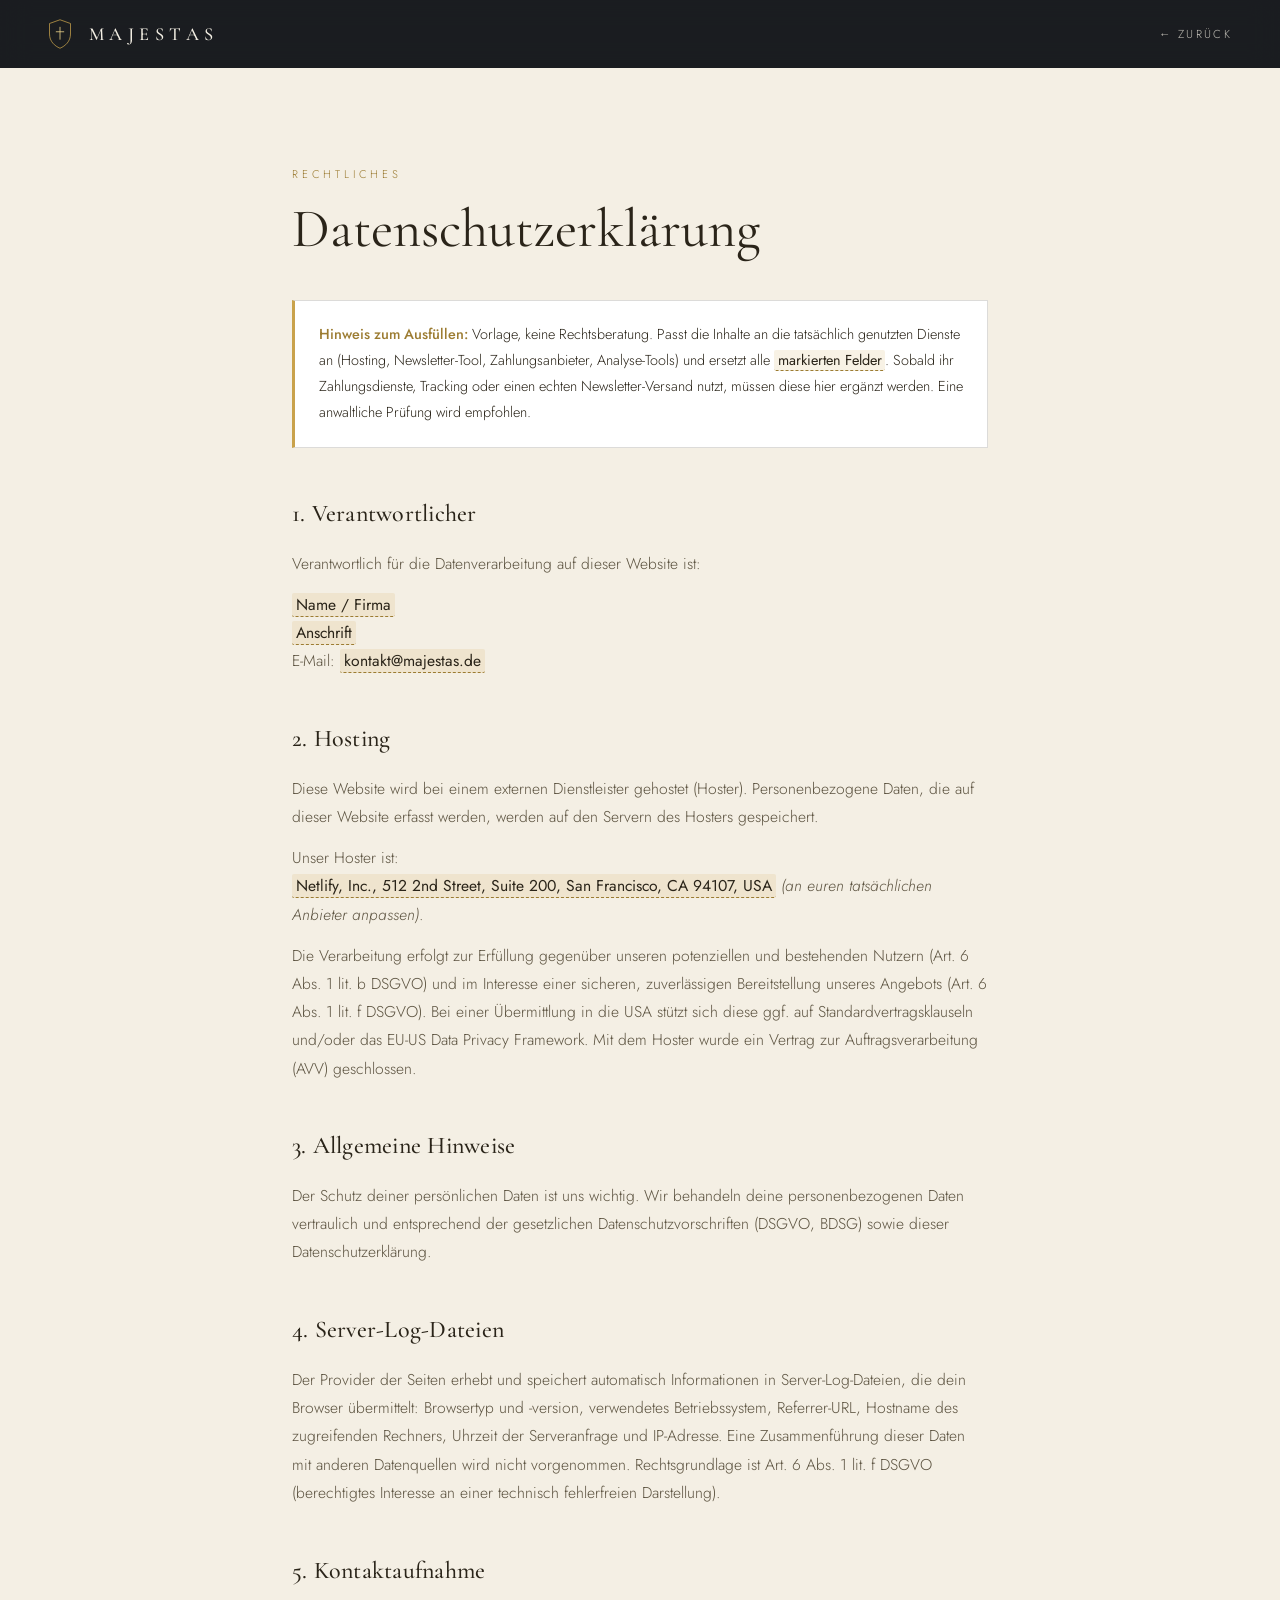
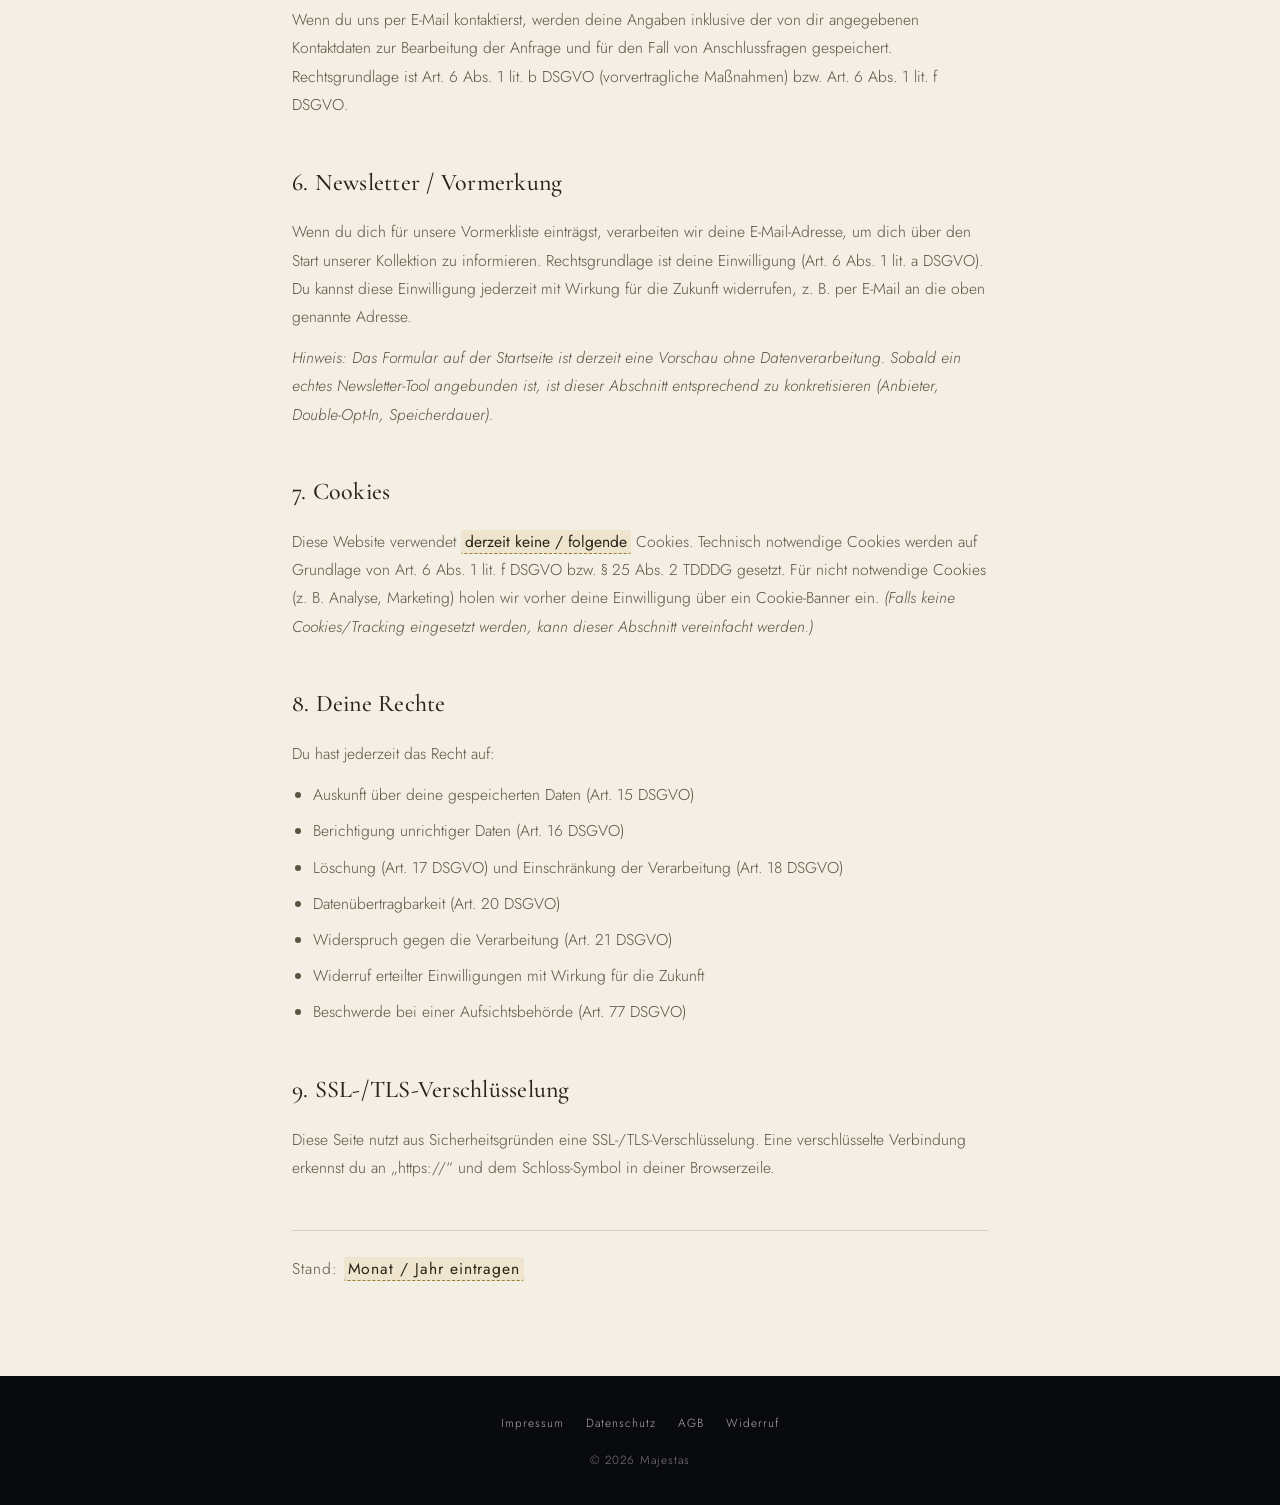
<file: datenschutz.html>
<!DOCTYPE html>
<html lang="de">
<head>
<meta charset="UTF-8" />
<meta name="viewport" content="width=device-width, initial-scale=1.0" />
<title>Datenschutzerklärung — MAJESTAS</title>
<meta name="robots" content="noindex" />
<link rel="preconnect" href="https://fonts.googleapis.com" />
<link rel="preconnect" href="https://fonts.gstatic.com" crossorigin />
<link href="https://fonts.googleapis.com/css2?family=Cormorant+Garamond:wght@400;500&family=Jost:wght@300;400;500&display=swap" rel="stylesheet" />
<link rel="stylesheet" href="legal.css" />
</head>
<body>
<div class="bar">
  <a href="index.html" class="brand">
    <svg viewBox="0 0 64 80" fill="none" xmlns="http://www.w3.org/2000/svg"><path d="M32 2 L60 12 V40 C60 60 46 72 32 78 C18 72 4 60 4 40 V12 Z" stroke="#C9A24B" stroke-width="2"/><path d="M32 22 V54 M22 34 H42" stroke="#E6CB85" stroke-width="2.2" stroke-linecap="round"/></svg>
    <span class="wm">MAJESTAS</span>
  </a>
  <a href="index.html" class="back">← Zurück</a>
</div>

<main class="page">
  <span class="eyebrow">Rechtliches</span>
  <h1>Datenschutzerklärung</h1>

  <div class="note"><strong>Hinweis zum Ausfüllen:</strong> Vorlage, keine Rechtsberatung. Passt die Inhalte an die tatsächlich genutzten Dienste an (Hosting, Newsletter-Tool, Zahlungsanbieter, Analyse-Tools) und ersetzt alle <span class="ph">markierten Felder</span>. Sobald ihr Zahlungsdienste, Tracking oder einen echten Newsletter-Versand nutzt, müssen diese hier ergänzt werden. Eine anwaltliche Prüfung wird empfohlen.</div>

  <h2>1. Verantwortlicher</h2>
  <p>Verantwortlich für die Datenverarbeitung auf dieser Website ist:</p>
  <p>
    <span class="ph">Name / Firma</span><br/>
    <span class="ph">Anschrift</span><br/>
    E-Mail: <span class="ph">kontakt@majestas.de</span>
  </p>

  <h2>2. Hosting</h2>
  <p>Diese Website wird bei einem externen Dienstleister gehostet (Hoster). Personenbezogene Daten, die auf dieser Website erfasst werden, werden auf den Servern des Hosters gespeichert.</p>
  <p>Unser Hoster ist:<br/>
    <span class="ph">Netlify, Inc., 512 2nd Street, Suite 200, San Francisco, CA 94107, USA</span> <em>(an euren tatsächlichen Anbieter anpassen)</em>.</p>
  <p>Die Verarbeitung erfolgt zur Erfüllung gegenüber unseren potenziellen und bestehenden Nutzern (Art. 6 Abs. 1 lit. b DSGVO) und im Interesse einer sicheren, zuverlässigen Bereitstellung unseres Angebots (Art. 6 Abs. 1 lit. f DSGVO). Bei einer Übermittlung in die USA stützt sich diese ggf. auf Standardvertragsklauseln und/oder das EU-US Data Privacy Framework. Mit dem Hoster wurde ein Vertrag zur Auftragsverarbeitung (AVV) geschlossen.</p>

  <h2>3. Allgemeine Hinweise</h2>
  <p>Der Schutz deiner persönlichen Daten ist uns wichtig. Wir behandeln deine personenbezogenen Daten vertraulich und entsprechend der gesetzlichen Datenschutzvorschriften (DSGVO, BDSG) sowie dieser Datenschutzerklärung.</p>

  <h2>4. Server-Log-Dateien</h2>
  <p>Der Provider der Seiten erhebt und speichert automatisch Informationen in Server-Log-Dateien, die dein Browser übermittelt: Browsertyp und -version, verwendetes Betriebssystem, Referrer-URL, Hostname des zugreifenden Rechners, Uhrzeit der Serveranfrage und IP-Adresse. Eine Zusammenführung dieser Daten mit anderen Datenquellen wird nicht vorgenommen. Rechtsgrundlage ist Art. 6 Abs. 1 lit. f DSGVO (berechtigtes Interesse an einer technisch fehlerfreien Darstellung).</p>

  <h2>5. Kontaktaufnahme</h2>
  <p>Wenn du uns per E-Mail kontaktierst, werden deine Angaben inklusive der von dir angegebenen Kontaktdaten zur Bearbeitung der Anfrage und für den Fall von Anschlussfragen gespeichert. Rechtsgrundlage ist Art. 6 Abs. 1 lit. b DSGVO (vorvertragliche Maßnahmen) bzw. Art. 6 Abs. 1 lit. f DSGVO.</p>

  <h2>6. Newsletter / Vormerkung</h2>
  <p>Wenn du dich für unsere Vormerkliste einträgst, verarbeiten wir deine E-Mail-Adresse, um dich über den Start unserer Kollektion zu informieren. Rechtsgrundlage ist deine Einwilligung (Art. 6 Abs. 1 lit. a DSGVO). Du kannst diese Einwilligung jederzeit mit Wirkung für die Zukunft widerrufen, z. B. per E-Mail an die oben genannte Adresse.</p>
  <p><em>Hinweis: Das Formular auf der Startseite ist derzeit eine Vorschau ohne Datenverarbeitung. Sobald ein echtes Newsletter-Tool angebunden ist, ist dieser Abschnitt entsprechend zu konkretisieren (Anbieter, Double-Opt-In, Speicherdauer).</em></p>

  <h2>7. Cookies</h2>
  <p>Diese Website verwendet <span class="ph">derzeit keine / folgende</span> Cookies. Technisch notwendige Cookies werden auf Grundlage von Art. 6 Abs. 1 lit. f DSGVO bzw. § 25 Abs. 2 TDDDG gesetzt. Für nicht notwendige Cookies (z. B. Analyse, Marketing) holen wir vorher deine Einwilligung über ein Cookie-Banner ein. <em>(Falls keine Cookies/Tracking eingesetzt werden, kann dieser Abschnitt vereinfacht werden.)</em></p>

  <h2>8. Deine Rechte</h2>
  <p>Du hast jederzeit das Recht auf:</p>
  <ul>
    <li>Auskunft über deine gespeicherten Daten (Art. 15 DSGVO)</li>
    <li>Berichtigung unrichtiger Daten (Art. 16 DSGVO)</li>
    <li>Löschung (Art. 17 DSGVO) und Einschränkung der Verarbeitung (Art. 18 DSGVO)</li>
    <li>Datenübertragbarkeit (Art. 20 DSGVO)</li>
    <li>Widerspruch gegen die Verarbeitung (Art. 21 DSGVO)</li>
    <li>Widerruf erteilter Einwilligungen mit Wirkung für die Zukunft</li>
    <li>Beschwerde bei einer Aufsichtsbehörde (Art. 77 DSGVO)</li>
  </ul>

  <h2>9. SSL-/TLS-Verschlüsselung</h2>
  <p>Diese Seite nutzt aus Sicherheitsgründen eine SSL-/TLS-Verschlüsselung. Eine verschlüsselte Verbindung erkennst du an „https://“ und dem Schloss-Symbol in deiner Browserzeile.</p>

  <p class="updated">Stand: <span class="ph">Monat / Jahr eintragen</span></p>
</main>

<footer class="lfoot">
  <a href="impressum.html">Impressum</a><a href="datenschutz.html">Datenschutz</a><a href="agb.html">AGB</a><a href="widerruf.html">Widerruf</a>
  <div style="margin-top:1rem">© <span id="y"></span> Majestas</div>
</footer>
<script>document.getElementById('y').textContent=new Date().getFullYear();</script>
</body>
</html>
</file>
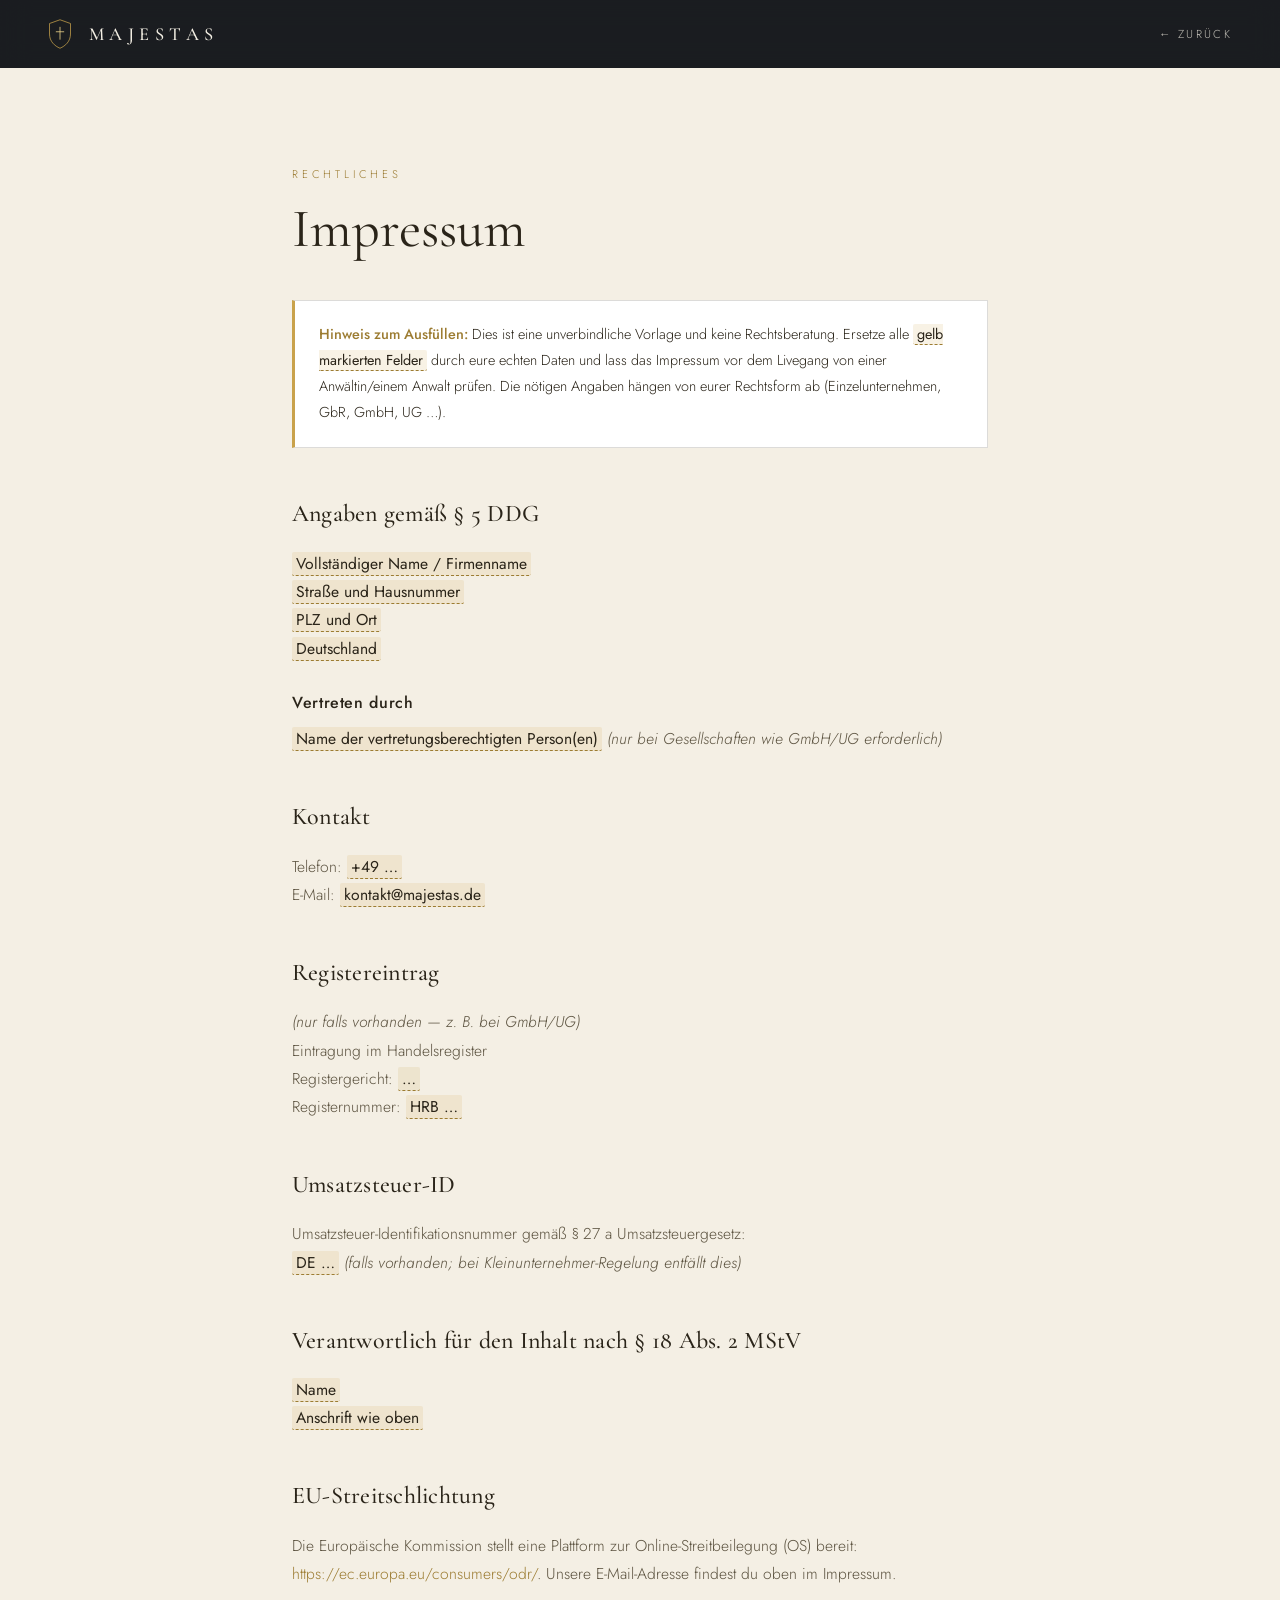
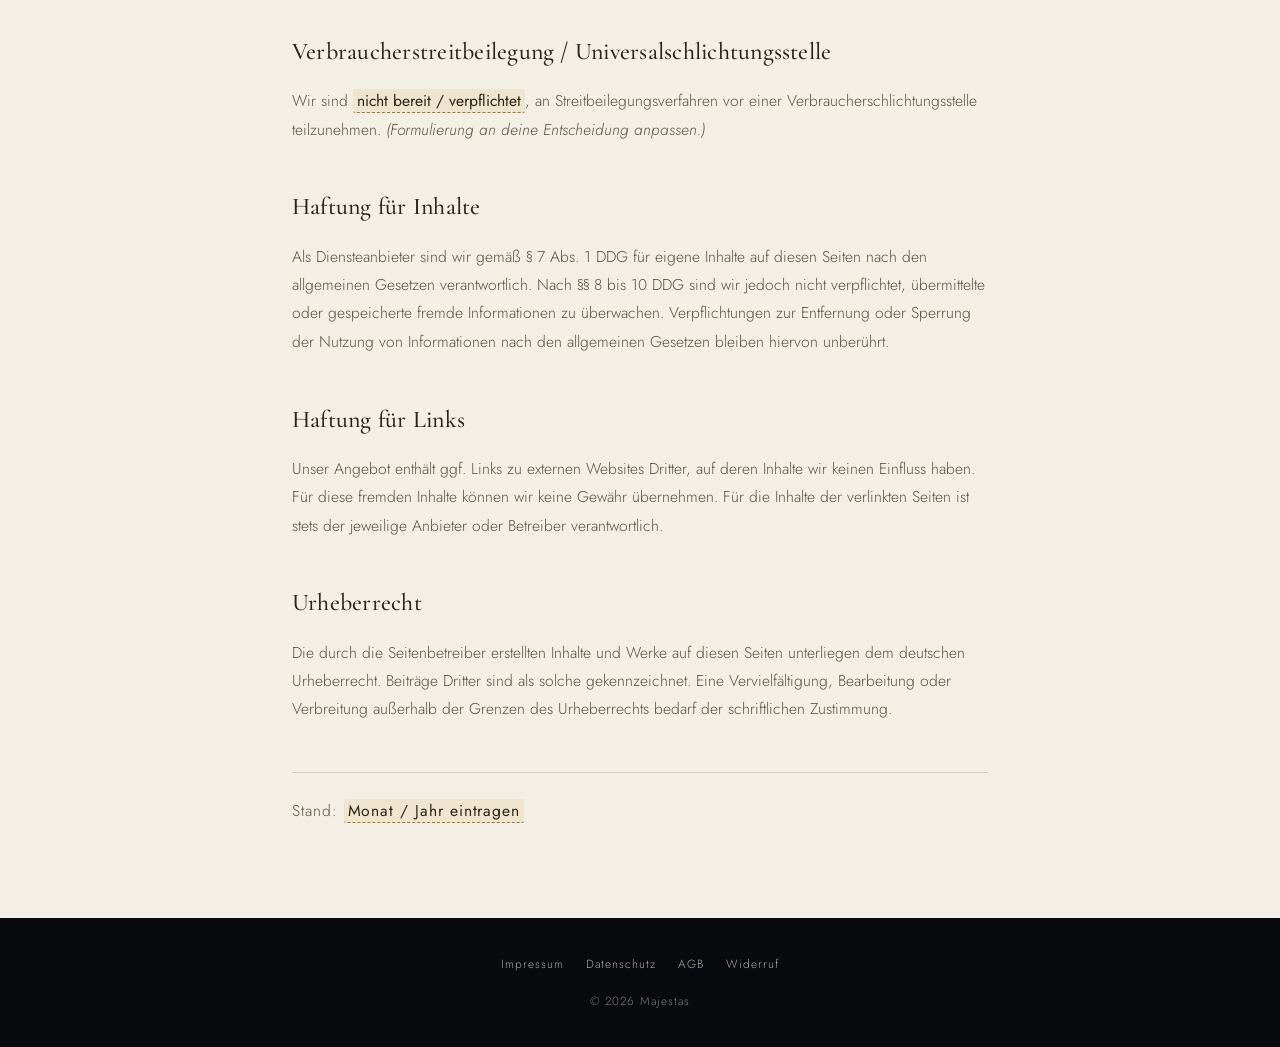
<file: impressum.html>
<!DOCTYPE html>
<html lang="de">
<head>
<meta charset="UTF-8" />
<meta name="viewport" content="width=device-width, initial-scale=1.0" />
<title>Impressum — MAJESTAS</title>
<meta name="robots" content="noindex" />
<link rel="preconnect" href="https://fonts.googleapis.com" />
<link rel="preconnect" href="https://fonts.gstatic.com" crossorigin />
<link href="https://fonts.googleapis.com/css2?family=Cormorant+Garamond:wght@400;500&family=Jost:wght@300;400;500&display=swap" rel="stylesheet" />
<link rel="stylesheet" href="legal.css" />
</head>
<body>
<div class="bar">
  <a href="index.html" class="brand">
    <svg viewBox="0 0 64 80" fill="none" xmlns="http://www.w3.org/2000/svg"><path d="M32 2 L60 12 V40 C60 60 46 72 32 78 C18 72 4 60 4 40 V12 Z" stroke="#C9A24B" stroke-width="2"/><path d="M32 22 V54 M22 34 H42" stroke="#E6CB85" stroke-width="2.2" stroke-linecap="round"/></svg>
    <span class="wm">MAJESTAS</span>
  </a>
  <a href="index.html" class="back">← Zurück</a>
</div>

<main class="page">
  <span class="eyebrow">Rechtliches</span>
  <h1>Impressum</h1>

  <div class="note"><strong>Hinweis zum Ausfüllen:</strong> Dies ist eine unverbindliche Vorlage und keine Rechtsberatung. Ersetze alle <span class="ph">gelb markierten Felder</span> durch eure echten Daten und lass das Impressum vor dem Livegang von einer Anwältin/einem Anwalt prüfen. Die nötigen Angaben hängen von eurer Rechtsform ab (Einzelunternehmen, GbR, GmbH, UG …).</div>

  <h2>Angaben gemäß § 5 DDG</h2>
  <p>
    <span class="ph">Vollständiger Name / Firmenname</span><br/>
    <span class="ph">Straße und Hausnummer</span><br/>
    <span class="ph">PLZ und Ort</span><br/>
    <span class="ph">Deutschland</span>
  </p>

  <h3>Vertreten durch</h3>
  <p><span class="ph">Name der vertretungsberechtigten Person(en)</span> <em>(nur bei Gesellschaften wie GmbH/UG erforderlich)</em></p>

  <h2>Kontakt</h2>
  <p>
    Telefon: <span class="ph">+49 …</span><br/>
    E-Mail: <span class="ph">kontakt@majestas.de</span>
  </p>

  <h2>Registereintrag</h2>
  <p><em>(nur falls vorhanden — z. B. bei GmbH/UG)</em><br/>
    Eintragung im Handelsregister<br/>
    Registergericht: <span class="ph">…</span><br/>
    Registernummer: <span class="ph">HRB …</span>
  </p>

  <h2>Umsatzsteuer-ID</h2>
  <p>Umsatzsteuer-Identifikationsnummer gemäß § 27 a Umsatzsteuergesetz:<br/>
    <span class="ph">DE …</span> <em>(falls vorhanden; bei Kleinunternehmer-Regelung entfällt dies)</em></p>

  <h2>Verantwortlich für den Inhalt nach § 18 Abs. 2 MStV</h2>
  <p>
    <span class="ph">Name</span><br/>
    <span class="ph">Anschrift wie oben</span>
  </p>

  <h2>EU-Streitschlichtung</h2>
  <p>Die Europäische Kommission stellt eine Plattform zur Online-Streitbeilegung (OS) bereit:
    <a href="https://ec.europa.eu/consumers/odr/" target="_blank" rel="noopener">https://ec.europa.eu/consumers/odr/</a>.
    Unsere E-Mail-Adresse findest du oben im Impressum.</p>

  <h2>Verbraucherstreitbeilegung / Universalschlichtungsstelle</h2>
  <p>Wir sind <span class="ph">nicht bereit / verpflichtet</span>, an Streitbeilegungsverfahren vor einer Verbraucherschlichtungsstelle teilzunehmen. <em>(Formulierung an deine Entscheidung anpassen.)</em></p>

  <h2>Haftung für Inhalte</h2>
  <p>Als Diensteanbieter sind wir gemäß § 7 Abs. 1 DDG für eigene Inhalte auf diesen Seiten nach den allgemeinen Gesetzen verantwortlich. Nach §§ 8 bis 10 DDG sind wir jedoch nicht verpflichtet, übermittelte oder gespeicherte fremde Informationen zu überwachen. Verpflichtungen zur Entfernung oder Sperrung der Nutzung von Informationen nach den allgemeinen Gesetzen bleiben hiervon unberührt.</p>

  <h2>Haftung für Links</h2>
  <p>Unser Angebot enthält ggf. Links zu externen Websites Dritter, auf deren Inhalte wir keinen Einfluss haben. Für diese fremden Inhalte können wir keine Gewähr übernehmen. Für die Inhalte der verlinkten Seiten ist stets der jeweilige Anbieter oder Betreiber verantwortlich.</p>

  <h2>Urheberrecht</h2>
  <p>Die durch die Seitenbetreiber erstellten Inhalte und Werke auf diesen Seiten unterliegen dem deutschen Urheberrecht. Beiträge Dritter sind als solche gekennzeichnet. Eine Vervielfältigung, Bearbeitung oder Verbreitung außerhalb der Grenzen des Urheberrechts bedarf der schriftlichen Zustimmung.</p>

  <p class="updated">Stand: <span class="ph">Monat / Jahr eintragen</span></p>
</main>

<footer class="lfoot">
  <a href="impressum.html">Impressum</a><a href="datenschutz.html">Datenschutz</a><a href="agb.html">AGB</a><a href="widerruf.html">Widerruf</a>
  <div style="margin-top:1rem">© <span id="y"></span> Majestas</div>
</footer>
<script>document.getElementById('y').textContent=new Date().getFullYear();</script>
</body>
</html>
</file>
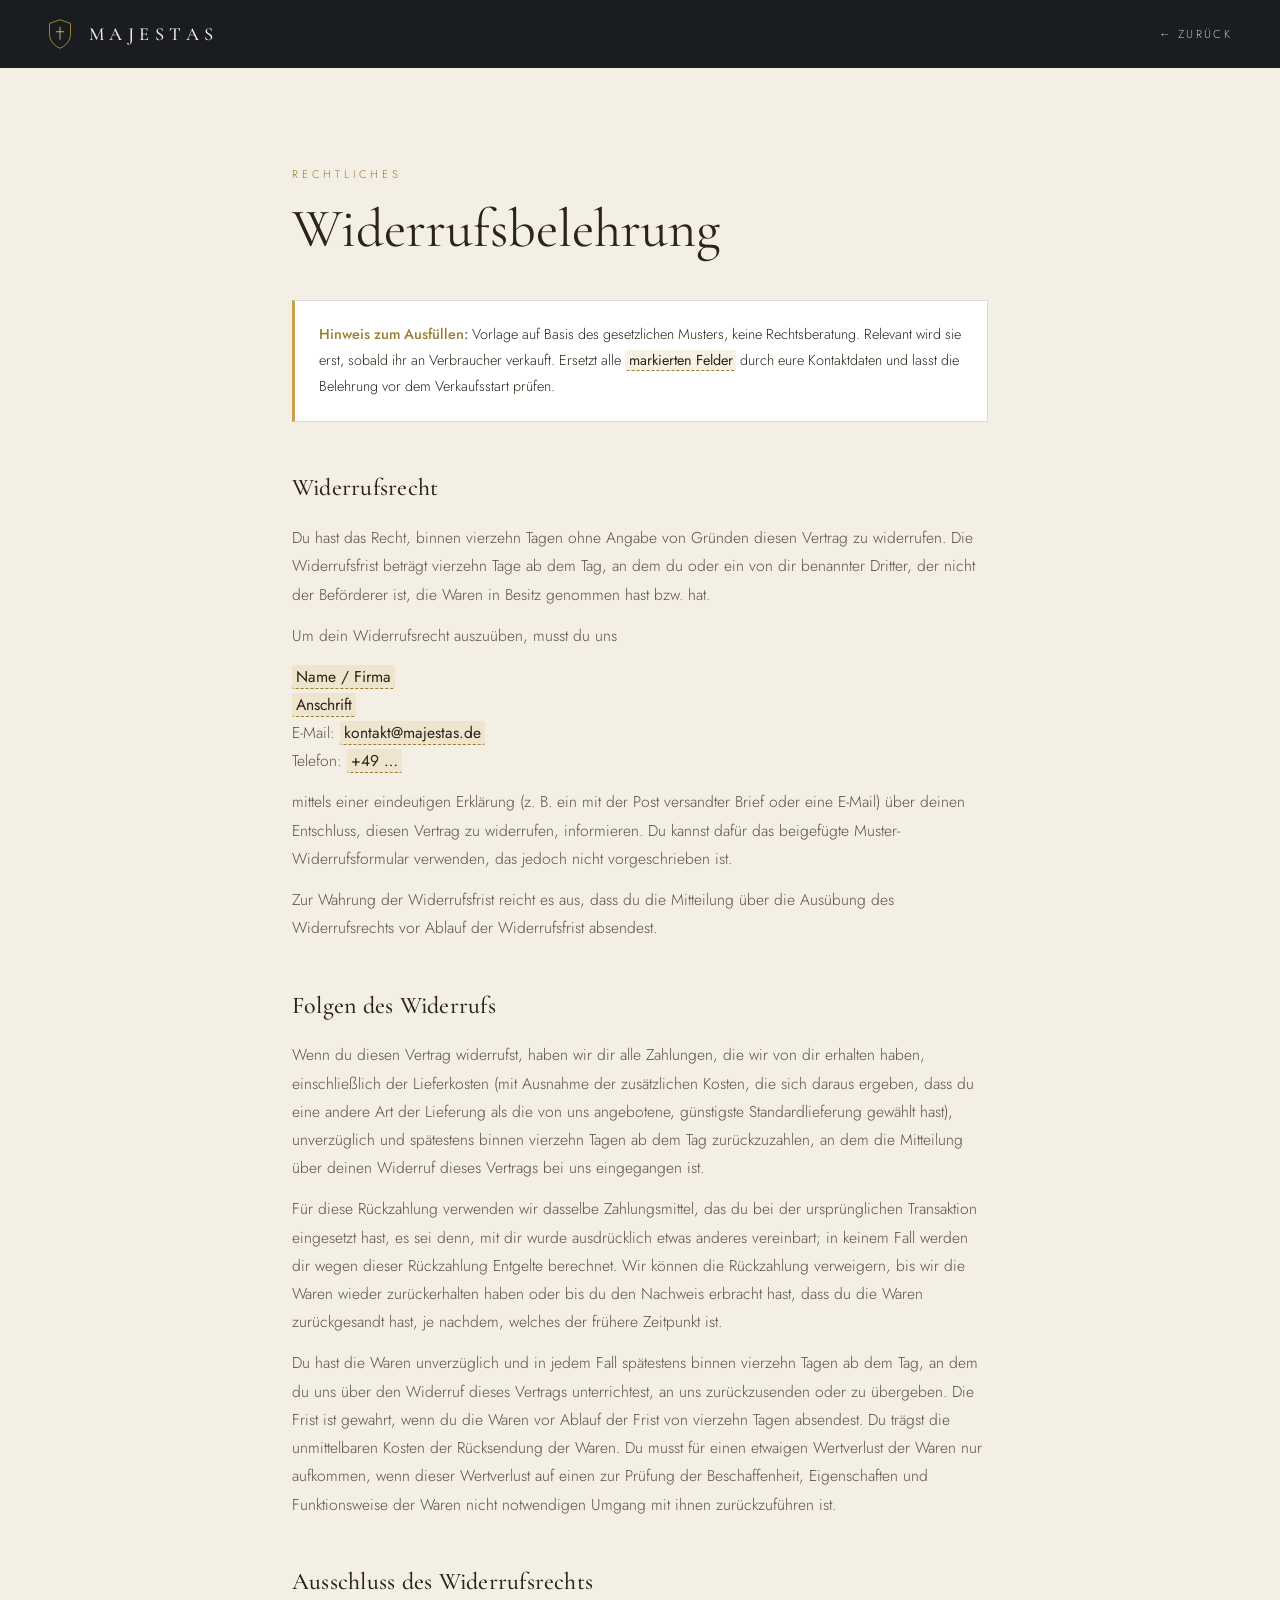
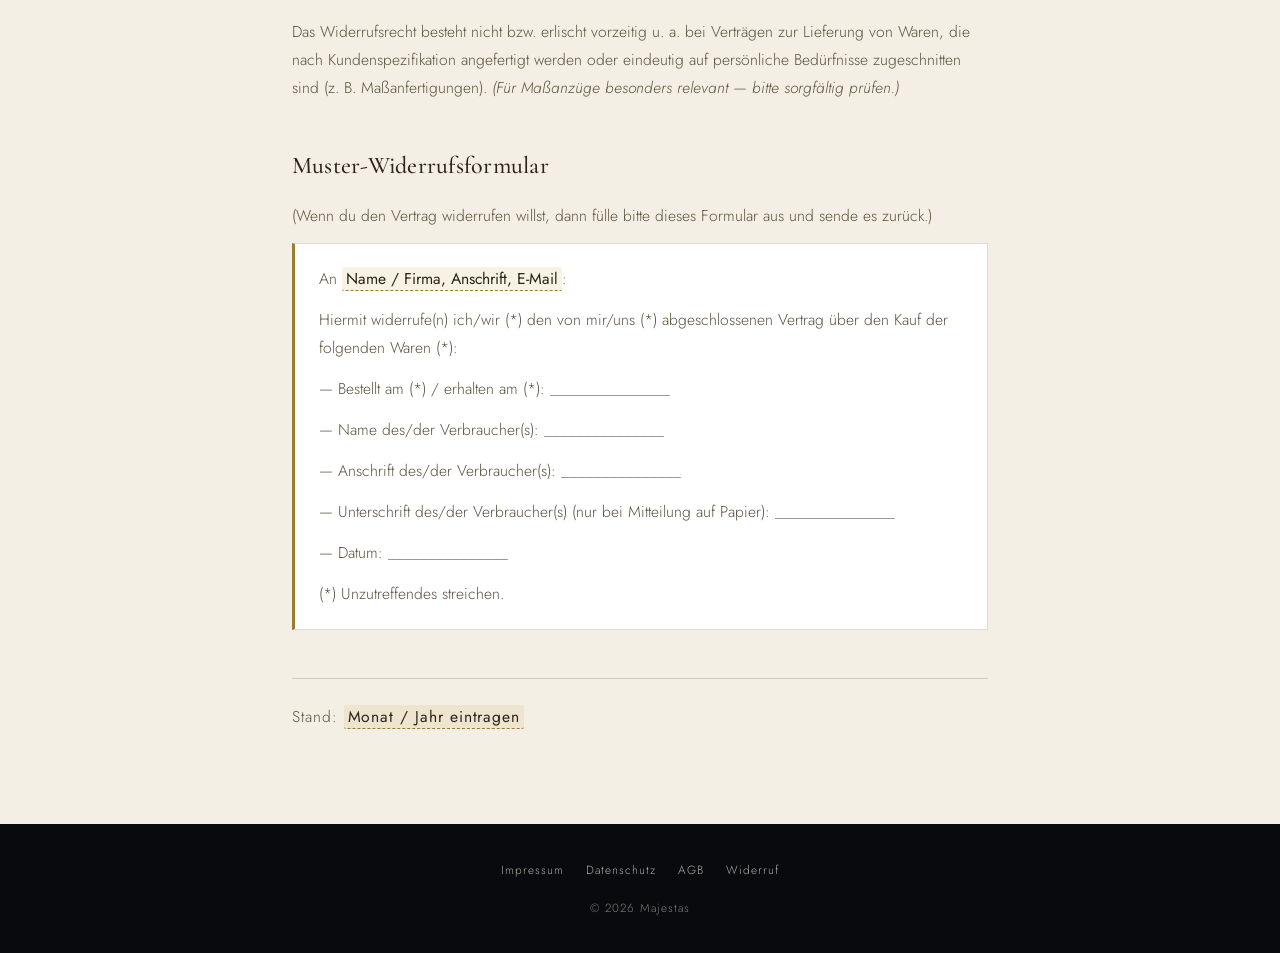
<file: widerruf.html>
<!DOCTYPE html>
<html lang="de">
<head>
<meta charset="UTF-8" />
<meta name="viewport" content="width=device-width, initial-scale=1.0" />
<title>Widerrufsbelehrung — MAJESTAS</title>
<meta name="robots" content="noindex" />
<link rel="preconnect" href="https://fonts.googleapis.com" />
<link rel="preconnect" href="https://fonts.gstatic.com" crossorigin />
<link href="https://fonts.googleapis.com/css2?family=Cormorant+Garamond:wght@400;500&family=Jost:wght@300;400;500&display=swap" rel="stylesheet" />
<link rel="stylesheet" href="legal.css" />
</head>
<body>
<div class="bar">
  <a href="index.html" class="brand">
    <svg viewBox="0 0 64 80" fill="none" xmlns="http://www.w3.org/2000/svg"><path d="M32 2 L60 12 V40 C60 60 46 72 32 78 C18 72 4 60 4 40 V12 Z" stroke="#C9A24B" stroke-width="2"/><path d="M32 22 V54 M22 34 H42" stroke="#E6CB85" stroke-width="2.2" stroke-linecap="round"/></svg>
    <span class="wm">MAJESTAS</span>
  </a>
  <a href="index.html" class="back">← Zurück</a>
</div>

<main class="page">
  <span class="eyebrow">Rechtliches</span>
  <h1>Widerrufsbelehrung</h1>

  <div class="note"><strong>Hinweis zum Ausfüllen:</strong> Vorlage auf Basis des gesetzlichen Musters, keine Rechtsberatung. Relevant wird sie erst, sobald ihr an Verbraucher verkauft. Ersetzt alle <span class="ph">markierten Felder</span> durch eure Kontaktdaten und lasst die Belehrung vor dem Verkaufsstart prüfen.</div>

  <h2>Widerrufsrecht</h2>
  <p>Du hast das Recht, binnen vierzehn Tagen ohne Angabe von Gründen diesen Vertrag zu widerrufen. Die Widerrufsfrist beträgt vierzehn Tage ab dem Tag, an dem du oder ein von dir benannter Dritter, der nicht der Beförderer ist, die Waren in Besitz genommen hast bzw. hat.</p>
  <p>Um dein Widerrufsrecht auszuüben, musst du uns</p>
  <p>
    <span class="ph">Name / Firma</span><br/>
    <span class="ph">Anschrift</span><br/>
    E-Mail: <span class="ph">kontakt@majestas.de</span><br/>
    Telefon: <span class="ph">+49 …</span>
  </p>
  <p>mittels einer eindeutigen Erklärung (z. B. ein mit der Post versandter Brief oder eine E-Mail) über deinen Entschluss, diesen Vertrag zu widerrufen, informieren. Du kannst dafür das beigefügte Muster-Widerrufsformular verwenden, das jedoch nicht vorgeschrieben ist.</p>
  <p>Zur Wahrung der Widerrufsfrist reicht es aus, dass du die Mitteilung über die Ausübung des Widerrufsrechts vor Ablauf der Widerrufsfrist absendest.</p>

  <h2>Folgen des Widerrufs</h2>
  <p>Wenn du diesen Vertrag widerrufst, haben wir dir alle Zahlungen, die wir von dir erhalten haben, einschließlich der Lieferkosten (mit Ausnahme der zusätzlichen Kosten, die sich daraus ergeben, dass du eine andere Art der Lieferung als die von uns angebotene, günstigste Standardlieferung gewählt hast), unverzüglich und spätestens binnen vierzehn Tagen ab dem Tag zurückzuzahlen, an dem die Mitteilung über deinen Widerruf dieses Vertrags bei uns eingegangen ist.</p>
  <p>Für diese Rückzahlung verwenden wir dasselbe Zahlungsmittel, das du bei der ursprünglichen Transaktion eingesetzt hast, es sei denn, mit dir wurde ausdrücklich etwas anderes vereinbart; in keinem Fall werden dir wegen dieser Rückzahlung Entgelte berechnet. Wir können die Rückzahlung verweigern, bis wir die Waren wieder zurückerhalten haben oder bis du den Nachweis erbracht hast, dass du die Waren zurückgesandt hast, je nachdem, welches der frühere Zeitpunkt ist.</p>
  <p>Du hast die Waren unverzüglich und in jedem Fall spätestens binnen vierzehn Tagen ab dem Tag, an dem du uns über den Widerruf dieses Vertrags unterrichtest, an uns zurückzusenden oder zu übergeben. Die Frist ist gewahrt, wenn du die Waren vor Ablauf der Frist von vierzehn Tagen absendest. Du trägst die unmittelbaren Kosten der Rücksendung der Waren. Du musst für einen etwaigen Wertverlust der Waren nur aufkommen, wenn dieser Wertverlust auf einen zur Prüfung der Beschaffenheit, Eigenschaften und Funktionsweise der Waren nicht notwendigen Umgang mit ihnen zurückzuführen ist.</p>

  <h2>Ausschluss des Widerrufsrechts</h2>
  <p>Das Widerrufsrecht besteht nicht bzw. erlischt vorzeitig u. a. bei Verträgen zur Lieferung von Waren, die nach Kundenspezifikation angefertigt werden oder eindeutig auf persönliche Bedürfnisse zugeschnitten sind (z. B. Maßanfertigungen). <em>(Für Maßanzüge besonders relevant — bitte sorgfältig prüfen.)</em></p>

  <h2>Muster-Widerrufsformular</h2>
  <p>(Wenn du den Vertrag widerrufen willst, dann fülle bitte dieses Formular aus und sende es zurück.)</p>
  <div class="note" style="border-left-color:var(--gold-deep)">
    <p>An <span class="ph">Name / Firma, Anschrift, E-Mail</span>:</p>
    <p>Hiermit widerrufe(n) ich/wir (*) den von mir/uns (*) abgeschlossenen Vertrag über den Kauf der folgenden Waren (*):</p>
    <p>— Bestellt am (*) / erhalten am (*): _______________</p>
    <p>— Name des/der Verbraucher(s): _______________</p>
    <p>— Anschrift des/der Verbraucher(s): _______________</p>
    <p>— Unterschrift des/der Verbraucher(s) (nur bei Mitteilung auf Papier): _______________</p>
    <p>— Datum: _______________</p>
    <p style="margin-bottom:0">(*) Unzutreffendes streichen.</p>
  </div>

  <p class="updated">Stand: <span class="ph">Monat / Jahr eintragen</span></p>
</main>

<footer class="lfoot">
  <a href="impressum.html">Impressum</a><a href="datenschutz.html">Datenschutz</a><a href="agb.html">AGB</a><a href="widerruf.html">Widerruf</a>
  <div style="margin-top:1rem">© <span id="y"></span> Majestas</div>
</footer>
<script>document.getElementById('y').textContent=new Date().getFullYear();</script>
</body>
</html>
</file>
<file: legal.css>
:root{
  --obsidian:#0C0F14;--parchment:#F4EFE4;--espresso:#2A2419;--espresso-soft:#5C5340;
  --gold:#C9A24B;--gold-deep:#9C7C32;--line:rgba(42,36,25,.16);
  --serif:'Cormorant Garamond',Georgia,serif;--sans:'Jost','Helvetica Neue',Arial,sans-serif;
}
*{margin:0;padding:0;box-sizing:border-box}
body{background:var(--parchment);color:var(--espresso);font-family:var(--sans);font-weight:300;
  -webkit-font-smoothing:antialiased;line-height:1.8}
a{color:var(--gold-deep);text-decoration:none}
a:hover{text-decoration:underline}

.bar{position:sticky;top:0;z-index:10;background:rgba(12,15,20,.94);backdrop-filter:blur(14px);
  display:flex;align-items:center;justify-content:space-between;padding:1.1rem clamp(1.4rem,5vw,3rem)}
.bar .brand{display:flex;align-items:center;gap:.7rem}
.bar .brand svg{width:24px}
.bar .brand .wm{font-family:var(--serif);font-weight:500;font-size:1.15rem;letter-spacing:.3em;
  padding-left:.3em;color:var(--parchment)}
.bar .back{font-size:.72rem;letter-spacing:.2em;text-transform:uppercase;color:rgba(244,239,228,.75)}
.bar .back:hover{color:#fff;text-decoration:none}

.page{max-width:760px;margin:0 auto;padding:clamp(3rem,8vw,6rem) clamp(1.4rem,5vw,2rem) 5rem}
.eyebrow{font-size:.7rem;letter-spacing:.34em;text-transform:uppercase;color:var(--gold-deep);display:block;margin-bottom:1rem}
.page h1{font-family:var(--serif);font-weight:400;font-size:clamp(2.2rem,6vw,3.4rem);line-height:1.1;margin-bottom:2.5rem}
.page h2{font-family:var(--serif);font-weight:500;font-size:1.5rem;margin:2.6rem 0 .9rem;letter-spacing:.01em}
.page h3{font-family:var(--sans);font-weight:500;font-size:1rem;letter-spacing:.04em;margin:1.6rem 0 .5rem}
.page p,.page li{font-size:.98rem;color:var(--espresso-soft);margin-bottom:.8rem}
.page ul,.page ol{padding-left:1.3rem;margin-bottom:1rem}
.page li{margin-bottom:.5rem}
.page strong{color:var(--espresso);font-weight:500}

.ph{background:rgba(201,162,75,.14);border-bottom:1px dashed var(--gold-deep);
  padding:0 .25em;border-radius:2px;color:var(--espresso);font-weight:400}

.note{background:#fff;border:1px solid var(--line);border-left:3px solid var(--gold);
  padding:1.3rem 1.5rem;margin:0 0 2.8rem;font-size:.9rem;color:var(--espresso)}
.note strong{color:var(--gold-deep)}

.updated{margin-top:3rem;padding-top:1.5rem;border-top:1px solid var(--line);
  font-size:.8rem;letter-spacing:.06em;color:var(--espresso-soft)}

.lfoot{background:#080A0E;color:rgba(244,239,228,.5);text-align:center;
  padding:2.2rem 1.4rem;font-size:.74rem;letter-spacing:.08em}
.lfoot a{color:rgba(244,239,228,.7);margin:0 .7rem}
</file>
